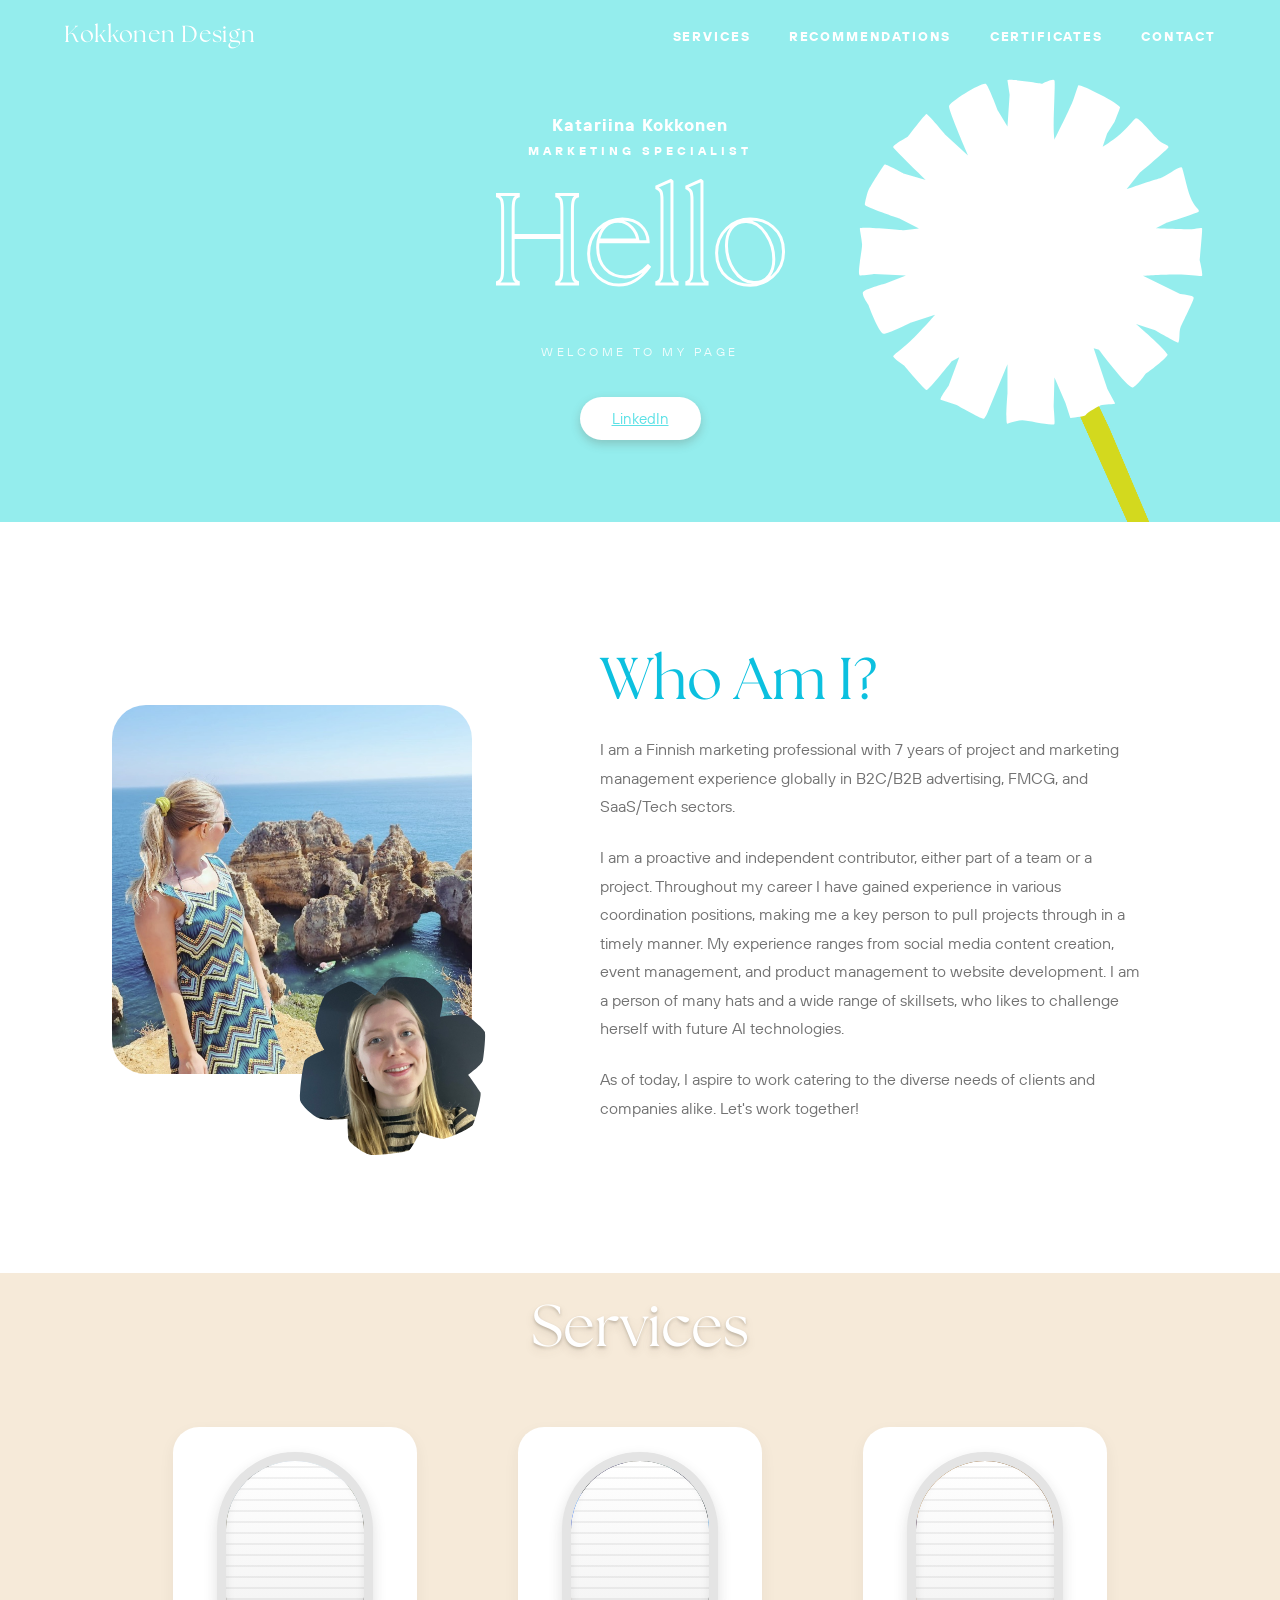
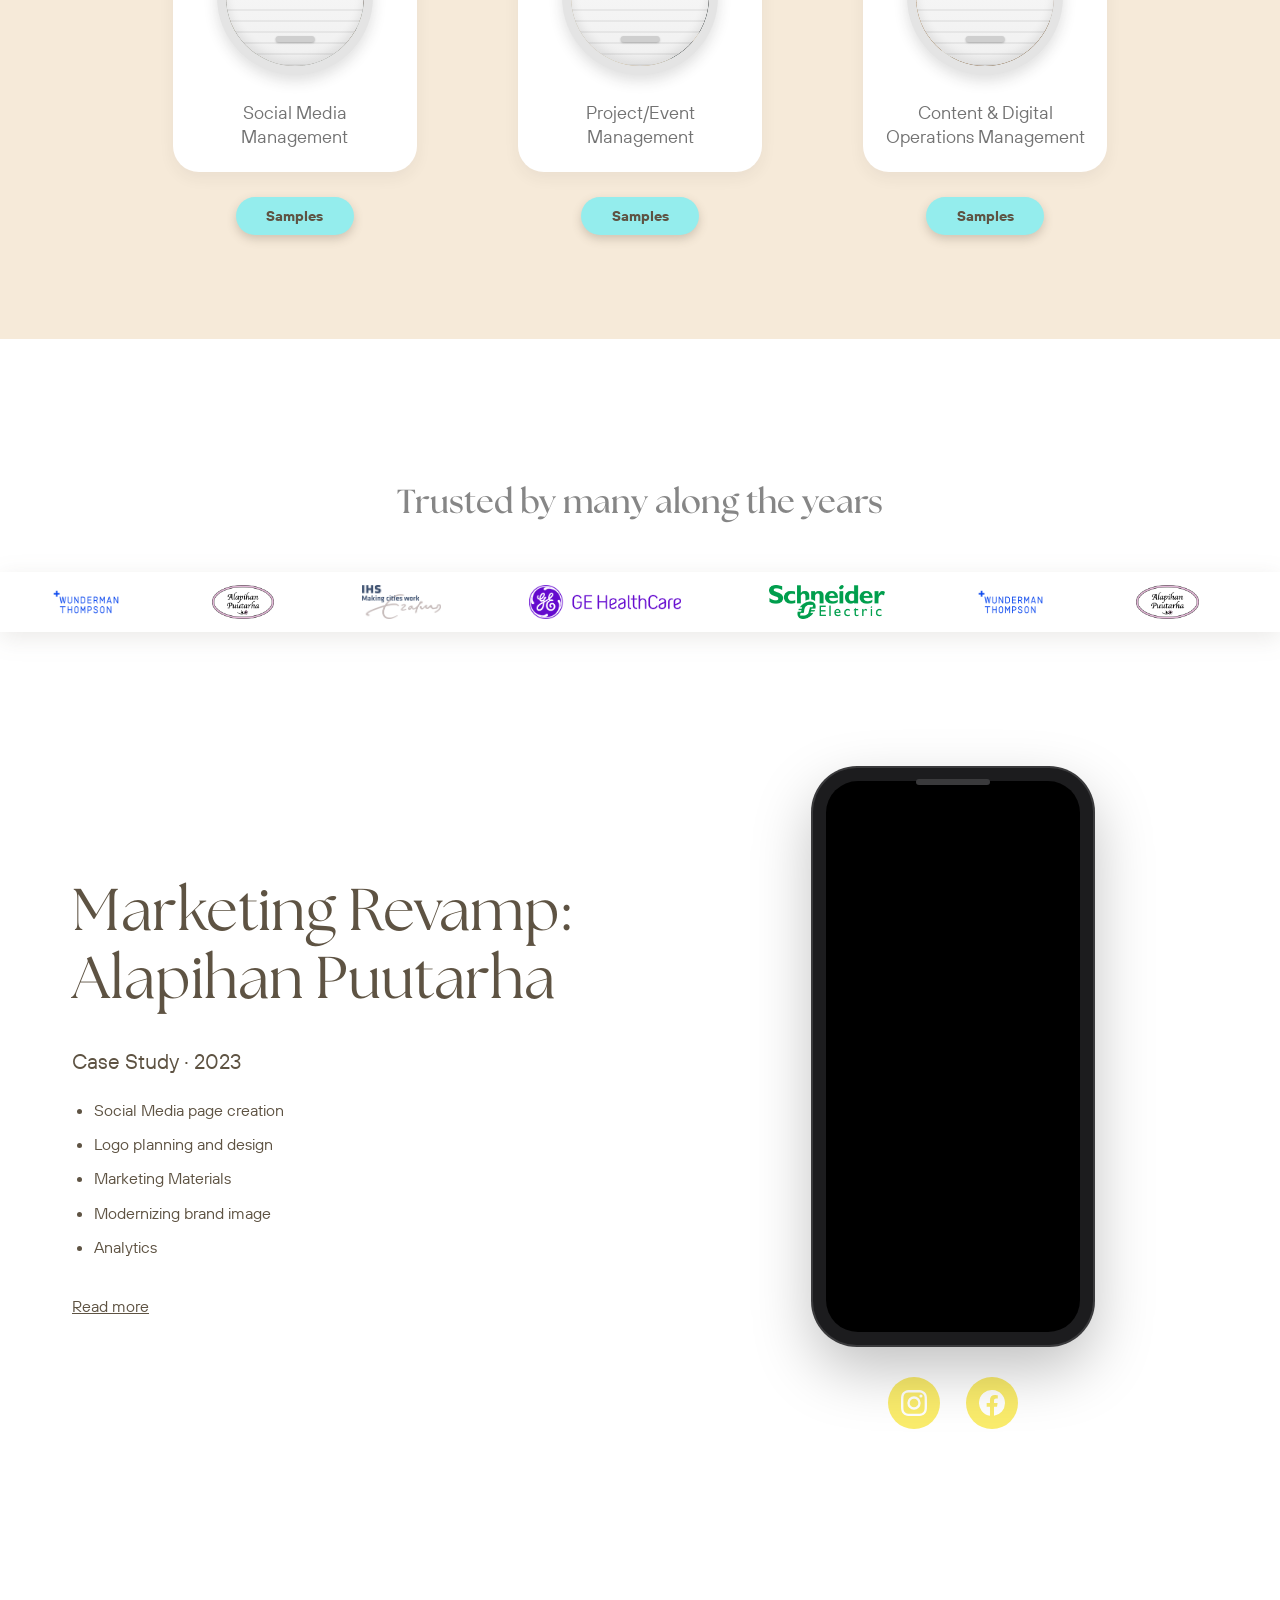
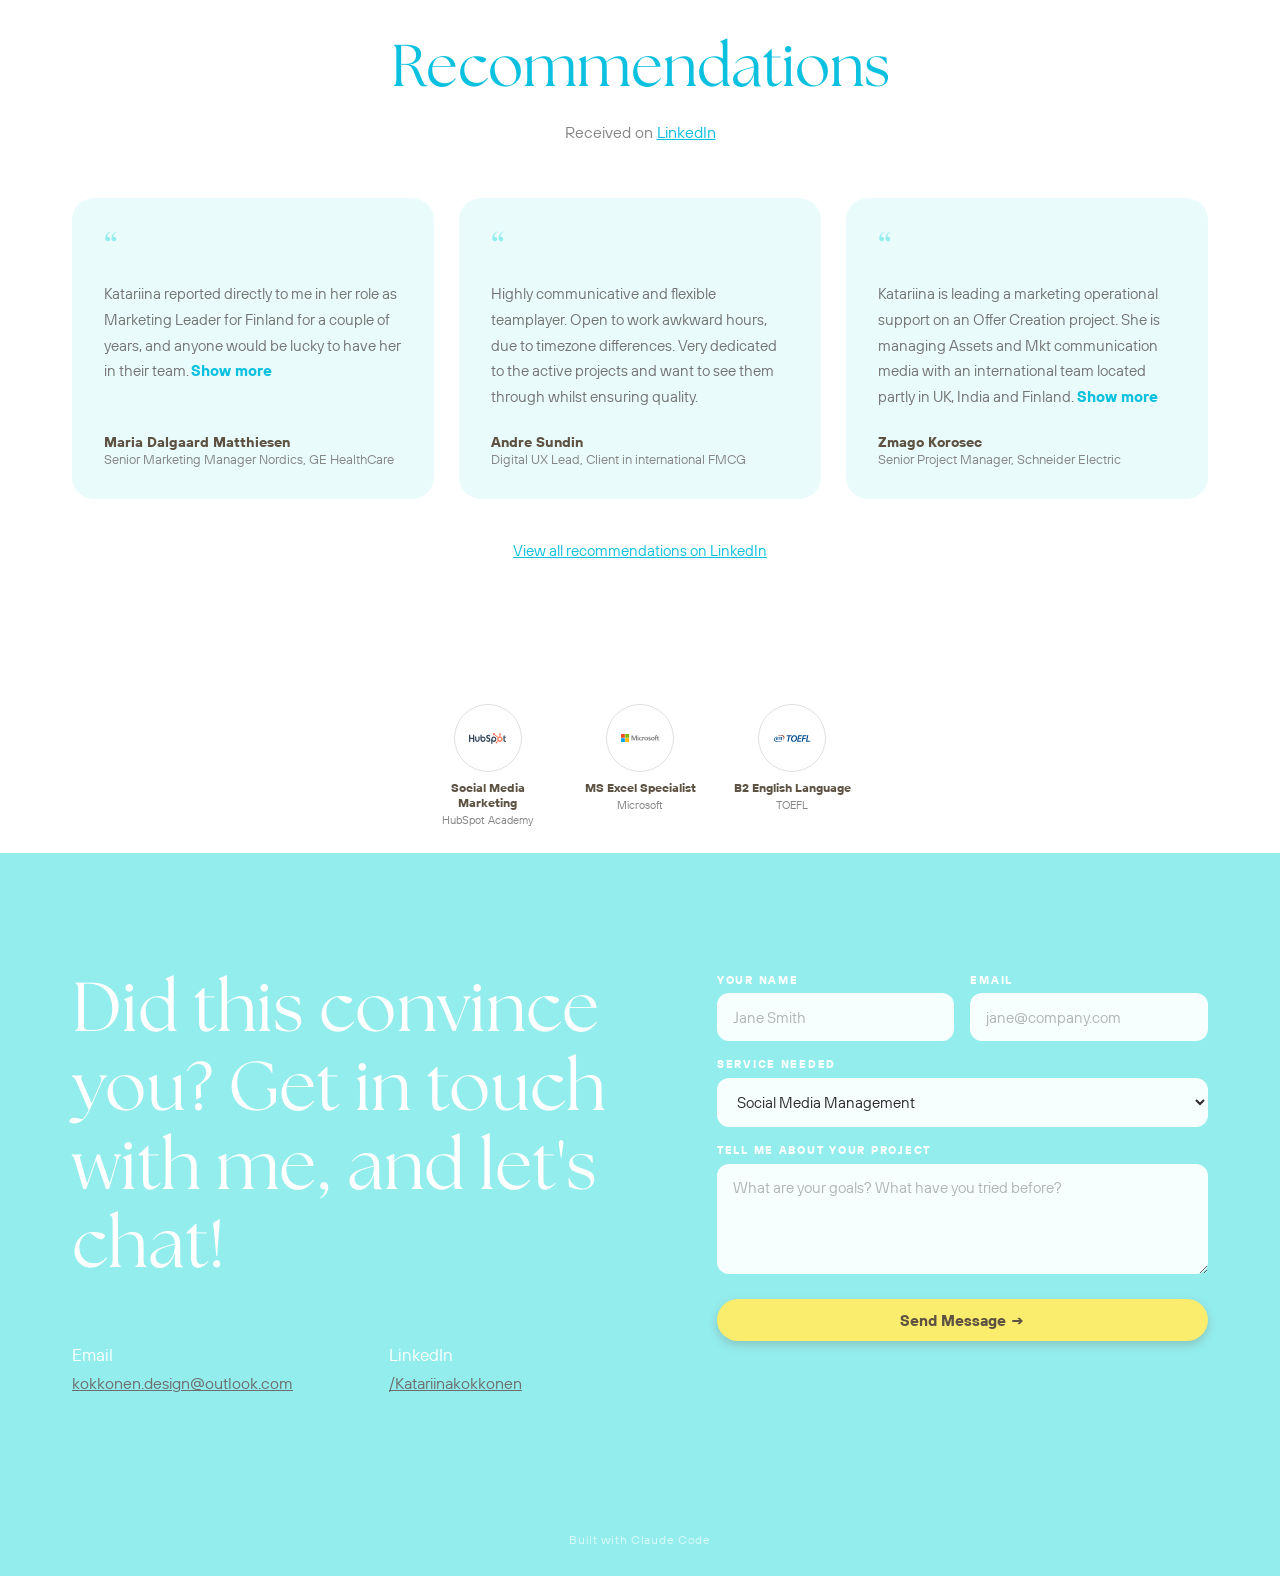
<file: index.html>
<!DOCTYPE html>
<html lang="en">
<head>
  <meta charset="UTF-8" />
  <meta name="viewport" content="width=device-width, initial-scale=1.0" />
  <title>Katariina Kokkonen — Marketing Portfolio</title>
  <meta name="description" content="Portfolio of Katariina Kokkonen — Finnish marketing specialist. Social media content, event management, graphic design and project management." />
  <meta property="og:title" content="Katariina Kokkonen — Marketing Portfolio" />
  <meta property="og:description" content="Welcome to my Marketing Portfolio! Social media content · Event management · Graphic design · Project management." />
  <meta property="og:type" content="website" />
  <meta name="twitter:card" content="summary" />
  <link rel="icon" type="image/svg+xml" href="assets/img/favicon.svg" />

  <style>
    /* ── Fonts copied from the Canva site (self-hosted in assets/fonts) ── */
    @font-face {
      font-family: 'KK Display';
      src: url('assets/fonts/display-400.woff') format('woff');
      font-weight: 400; font-style: normal; font-display: swap;
    }
    @font-face {
      font-family: 'KK Display';
      src: url('assets/fonts/display-700.woff') format('woff');
      font-weight: 700; font-style: normal; font-display: swap;
    }
    @font-face {
      font-family: 'KK Sans';
      src: url('assets/fonts/sans-400.woff') format('woff');
      font-weight: 400; font-style: normal; font-display: swap;
    }
    @font-face {
      font-family: 'KK Sans';
      src: url('assets/fonts/sans-700.woff') format('woff');
      font-weight: 700; font-style: normal; font-display: swap;
    }

    *, *::before, *::after { box-sizing: border-box; margin: 0; padding: 0; }

    /* ── Palette sampled from the Canva design ── */
    :root {
      --teal:      #94EDED;   /* hero + contact background */
      --teal-soft: #C9F7F7;
      --teal-tint: #EAFBFB;
      --cyan:      #0CC0DF;   /* headings + links on white */
      --teal-link: #5CE1E6;   /* LinkedIn button text */
      --aqua-btn:  #8FE8EC;   /* "See more" pill fill */
      --yellow:    #FAEC6C;   /* Samples buttons + social icons */
      --stem:      #D3D91E;   /* dandelion stem */
      --taupe:     #5E5343;   /* case study text + button shadows */
      --gray:      #737373;   /* body text */
      --muted:     #868686;   /* secondary headings + contact values */
      --white:     #FFFFFF;
      --ink:       #2B2B2B;
    }
    html { scroll-behavior: smooth; }
    body { background: var(--white); color: var(--gray); font-family: 'KK Sans', 'Segoe UI', Helvetica, Arial, sans-serif; font-weight: 400; overflow-x: hidden; }
    img { max-width: 100%; }

    .display { font-family: 'KK Display', Georgia, 'Times New Roman', serif; font-weight: 400; }

    /* ── Canva-style pill buttons: hard taupe drop shadow ── */
    .pill { display: inline-block; border: none; cursor: pointer; text-decoration: none; text-align: center;
      font-family: 'KK Sans', sans-serif; font-size: 0.95rem; padding: 0.72rem 2rem; border-radius: 999px;
      box-shadow: 0 4px 10px rgba(94,83,67,0.25); transition: transform 0.15s, box-shadow 0.15s; }
    .pill:hover { transform: translateY(2px); box-shadow: 0 2px 6px rgba(94,83,67,0.22); }
    .pill-white { background: var(--white); }
    .pill-white span { color: var(--teal-link); text-decoration: underline; }
    .pill-yellow { background: var(--yellow); color: var(--taupe); font-weight: 700; }
    .pill-babyblue { background: var(--teal); color: var(--taupe); font-weight: 700; }

    /* ── NAV — non-sticky, sits on the teal hero and scrolls away ── */
    nav { position: absolute; top: 0; left: 0; right: 0; z-index: 20; display: flex; justify-content: space-between; align-items: center; padding: 1.4rem 4rem; background: transparent; }
    .nav-logo { font-family: 'KK Display', Georgia, serif; font-size: 1.45rem; color: var(--white); text-decoration: none; letter-spacing: 0.03em; }
    .nav-links { display: flex; gap: 2.4rem; list-style: none; }
    .nav-links a { font-size: 0.82rem; font-weight: 700; letter-spacing: 0.14em; text-transform: uppercase; color: var(--white); text-decoration: none; padding-bottom: 3px; border-bottom: 2px solid transparent; transition: border-color 0.2s; }
    .nav-links a:hover { border-bottom-color: var(--white); }
    .hamburger { display: none; flex-direction: column; gap: 5px; cursor: pointer; background: none; border: none; }
    .hamburger span { display: block; width: 24px; height: 2px; background: var(--white); }

    /* MOBILE MENU */
    .mobile-menu { display: none; position: fixed; inset: 0; background: var(--teal); z-index: 300; flex-direction: column; align-items: center; justify-content: center; gap: 2.5rem; }
    .mobile-menu.open { display: flex; }
    .mobile-menu a { font-family: 'KK Display', Georgia, serif; font-size: 2.4rem; color: var(--white); text-decoration: none; }
    .close-menu { position: absolute; top: 1.5rem; right: 2rem; background: none; border: none; font-size: 1.5rem; color: var(--white); cursor: pointer; }

    /* ── HERO — teal with dandelion, rotating hellos ── */
    #hero-wrap { position: relative; width: 100%; min-height: clamp(440px, 58vh, 600px); overflow: hidden; background: var(--teal); }
    #hero-content { position: relative; z-index: 2; display: flex; flex-direction: column; align-items: center; justify-content: center; min-height: clamp(440px, 58vh, 600px); text-align: center; padding: 5rem 4rem 3rem; max-width: 100%; margin: 0 auto; }
    .banner-nametag { font-size: 1.05rem; letter-spacing: 0.06em; color: var(--white); font-weight: 700; margin-bottom: 0.5rem; }
    .banner-eyebrow { font-size: 0.78rem; letter-spacing: 0.32em; text-transform: uppercase; color: var(--white); font-weight: 700; margin-bottom: 1.6rem; }
    .banner-name { font-family: 'KK Display', Georgia, serif; font-size: clamp(4rem, 10vw, 9rem); font-weight: 400; line-height: 1; color: var(--white); }
    /* Outlined lettering like the Canva hero title */
    @supports (-webkit-text-stroke: 2px white) {
      .banner-name { color: transparent; -webkit-text-stroke: 3px var(--white); }
    }
    #greeting { display: inline-block; transition: opacity 0.5s ease, transform 0.5s ease; }
    #greeting.fade { opacity: 0; transform: translateY(10px); }
    .banner-tagline { font-size: 0.78rem; letter-spacing: 0.28em; text-transform: uppercase; color: rgba(255,255,255,0.85); margin-top: 2rem; font-weight: 400; }
    .hero-linkedin { margin-top: 2.4rem; }

    /* Dandelion from the Canva design */
    .dandelion { position: absolute; z-index: 1; top: 15%; right: 6%; width: clamp(170px, 27vw, 380px); pointer-events: none; }
    .dandelion .flower { display: block; width: 100%; height: auto; position: relative; z-index: 2; }
    .dandelion .stem { position: absolute; top: 50%; left: 43.5%; width: 13%; height: clamp(320px, 70vh, 640px); transform: rotate(-22deg); transform-origin: top center; object-fit: fill; z-index: 1; }

    /* ── SHARED SECTION STYLES ── */
    section { padding: 6.5rem 4.5rem; }
    footer { background: var(--teal); text-align: center; padding: 1.2rem 1.5rem 1.8rem; }
    footer p { margin: 0; font-size: 0.75rem; letter-spacing: 0.06em; color: rgba(255,255,255,0.65); }
    .section-heading { font-family: 'KK Display', Georgia, serif; font-weight: 400; font-size: clamp(2.4rem, 4.6vw, 3.9rem); line-height: 1.12; color: var(--cyan); margin-bottom: 1.2rem; }
    .reveal { opacity: 0; transform: translateY(26px); transition: opacity 0.7s ease, transform 0.7s ease; }
    .reveal.visible { opacity: 1; transform: translateY(0); }

    /* ── ABOUT — copied verbatim from the Canva site ── */
    .about { background: var(--white); display: grid; grid-template-columns: minmax(0, 360px) 1fr; gap: 8rem; align-items: center; max-width: 1200px; margin: 0 auto; padding-top: 8rem; padding-bottom: 8rem; }
    .about-text p { font-size: 1.02rem; line-height: 1.75; color: var(--gray); margin-bottom: 1.4rem; max-width: 34rem; }
    .about-media { position: relative; margin-bottom: 1rem; order: -1; }
    .about-photo { overflow: hidden; border-radius: 34px; }
    .about-media .sea { width: 100%; display: block; transform: scale(1.03); transform-origin: center; }
    .about-portrait { position: absolute; right: -4%; bottom: -22%; width: 52%; aspect-ratio: 506 / 483;
      -webkit-mask-image: url('assets/img/portrait-mask.svg'); mask-image: url('assets/img/portrait-mask.svg');
      -webkit-mask-size: contain; mask-size: contain; -webkit-mask-repeat: no-repeat; mask-repeat: no-repeat; -webkit-mask-position: center; mask-position: center; }
    .about-portrait img { width: 100%; height: 100%; object-fit: cover; object-position: 50% 10%; display: block; }

    /* ── TRUSTED BY — logo marquee scrolling left → right ── */
    .trusted { background: var(--white); padding-top: 9rem; padding-bottom: 2rem; text-align: center; }
    .trusted-heading { font-family: 'KK Display', Georgia, serif; font-weight: 700; font-size: clamp(1.5rem, 2.6vw, 2.1rem); color: var(--muted); margin-bottom: 3rem; }
    .marquee { overflow: hidden; position: relative; background: var(--white); padding: 0.8rem 3rem; width: 100vw; margin-left: calc(50% - 50vw); margin-right: calc(50% - 50vw); filter: drop-shadow(0 6px 12px rgba(94, 83, 67, 0.12)); }
    .marquee-track { display: flex; align-items: center; --marquee-gap: 5.5rem; gap: var(--marquee-gap); width: max-content; animation: marquee-ltr 32s linear infinite; }
    .marquee:hover .marquee-track { animation-play-state: paused; }
    .marquee-set { display: flex; align-items: center; gap: var(--marquee-gap); flex-shrink: 0; }
    .marquee-track img { height: 34px; width: auto; flex-shrink: 0; }
    .marquee-track img.tall { height: 46px; }
    /* moves left → right by exactly one set's width (+ its trailing gap), so the
       next set lines up seamlessly; --marquee-set-width is measured by JS off the
       real logos so it stays correct if logos are added/resized. The 836px
       fallback (for no-JS) matches today's five logos at 34px tall. */
    @keyframes marquee-ltr { from { transform: translateX(calc(-1 * (var(--marquee-set-width, 836px) + var(--marquee-gap)))); } to { transform: translateX(0); } }

    /* ── SERVICES / WHAT I OFFER — four blocks like the hand-drawn guide ── */
    .services { background: #F6EAD9; padding-top: 1.5rem; }
    .services-intro { text-align: center; margin-bottom: 4rem; }
    .services-intro .section-heading { color: var(--white); text-shadow: 0 2px 3px rgba(94, 83, 67, 0.3), 0 5px 10px rgba(94, 83, 67, 0.15); }
    .services-grid { display: grid; grid-template-columns: repeat(3, 1fr); gap: 2.2rem; max-width: 1000px; margin: 0 auto; }
    .service-block { display: flex; flex-direction: column; align-items: center; text-align: center; }
    .service-card { background: var(--white); border-radius: 26px; padding: 1.6rem 1.4rem 1.4rem; box-shadow: 0 6px 16px rgba(43,43,43,0.06); display: flex; flex-direction: column; align-items: center; }
    .service-media { width: 78%; max-width: 200px; aspect-ratio: 350 / 500; border-radius: 999px; overflow: hidden; background: var(--teal-tint); position: relative;
      border: 9px solid #e4e4e4; box-shadow: inset 0 0 16px rgba(0,0,0,0.22), inset 0 0 3px rgba(0,0,0,0.3), 0 6px 14px rgba(43,43,43,0.15); }
    .service-media img, .service-media video { width: 100%; height: 100%; display: block; object-fit: cover; object-position: center; overflow-clip-margin: unset; }
    /* ── window shade: covers the photo, slides up to reveal it on scroll ── */
    .window-shade { position: absolute; inset: 0; z-index: 3; border-radius: 999px;
      background: linear-gradient(180deg, #FFFFFF 0%, #F0F0F0 100%);
      box-shadow: inset 0 -6px 10px rgba(0,0,0,0.08);
      transition: transform 0.9s cubic-bezier(0.65,0,0.35,1); }
    .window-shade::before { content: ''; position: absolute; inset: 0; border-radius: 999px;
      background-image: repeating-linear-gradient(0deg, rgba(0,0,0,0.055) 0 2px, transparent 2px 11px);
      pointer-events: none; }
    .window-shade::after { content: ''; position: absolute; bottom: 12%; left: 50%; transform: translateX(-50%);
      width: 28%; height: 6px; border-radius: 3px; background: #cfcfcf; box-shadow: 0 1px 2px rgba(0,0,0,0.25); }
    .service-media.shade-open .window-shade { transform: translateY(-115%); }
    .service-name { font-size: 1.12rem; font-weight: 400; color: var(--gray); margin: 1.6rem 0 0; line-height: 1.35; }
    .service-block .pill { font-size: 0.9rem; padding: 0.62rem 1.9rem; margin-top: 1.6rem; }

    /* ── CERTIFICATES ── */
    .certificates { background: var(--white); text-align: center; padding-top: 1.6rem; padding-bottom: 1.6rem; }
    .cert-grid { display: flex; justify-content: center; gap: 1.4rem; flex-wrap: wrap; margin-top: 0.9rem; }
    .cert-card { display: flex; flex-direction: column; align-items: center; gap: 0.5rem; width: 130px; }
    .cert-logo { width: 68px; height: 68px; border-radius: 50%; background: var(--white); border: 1px solid #E0E0E0; display: flex; align-items: center; justify-content: center; padding: 0.9rem; }
    .cert-logo img { max-width: 100%; max-height: 100%; object-fit: contain; display: block; }
    .cert-name { font-weight: 700; color: var(--taupe); font-size: 0.78rem; }
    .cert-issuer { font-size: 0.7rem; color: var(--muted); margin-top: -0.3rem; }

    /* ── CASE STUDY — Marketing Revamp: Alapihan Puutarha ── */
    .case-study { background: var(--white); display: grid; grid-template-columns: 1.1fr 1fr; gap: 4rem; align-items: center; max-width: 1200px; margin: 0 auto; }
    .case-title { font-family: 'KK Display', Georgia, serif; font-weight: 400; font-size: clamp(2.4rem, 4.6vw, 3.9rem); line-height: 1.15; color: var(--taupe); margin-bottom: 2rem; }
    .case-sub { font-size: 1.3rem; color: var(--taupe); margin-bottom: 1.2rem; }
    .case-list { list-style: disc; padding-left: 1.4rem; color: var(--taupe); font-size: 1.02rem; line-height: 2.1; }
    .case-readmore { display: inline-block; margin-top: 2rem; color: var(--taupe); font-size: 1rem; text-decoration: underline; }
    .case-readmore:hover { color: var(--cyan); }
    .case-media { text-align: center; }
    .phone-mockup { margin: 0 auto; position: relative; width: min(280px, 80%); background: #1c1c1e; border-radius: 44px; padding: 13px; box-shadow: 0 0 0 2px #3a3a3c, 0 24px 60px rgba(0,0,0,0.25); }
    .phone-mockup::before { content: ''; position: absolute; top: 11px; left: 50%; transform: translateX(-50%); width: 74px; height: 6px; background: #3a3a3c; border-radius: 3px; z-index: 2; }
    .phone-screen { border-radius: 32px; overflow: hidden; background: #000; aspect-ratio: 590 / 1280; }
    .phone-screen video { width: 100%; height: 100%; object-fit: cover; display: block; }
    .case-socials { display: flex; justify-content: center; gap: 1.6rem; margin-top: 2rem; }
    .case-socials a { width: 52px; height: 52px; border-radius: 50%; background: var(--yellow); display: flex; align-items: center; justify-content: center; transition: transform 0.2s; }
    .case-socials a:hover { transform: translateY(-3px); }
    .case-socials svg { width: 26px; height: 26px; fill: var(--white); }

    /* ── RECOMMENDATIONS (from LinkedIn) ── */
    .recs { background: var(--white); }
    .recs-intro { text-align: center; margin-bottom: 3.5rem; }
    .recs-intro p { color: var(--muted); }
    .recs-grid { display: grid; grid-template-columns: repeat(3, 1fr); gap: 1.6rem; max-width: 1200px; margin: 0 auto; }
    .rec-card { background: var(--teal-tint); border-radius: 22px; padding: 2rem; display: flex; flex-direction: column; }
    .rec-quote { font-family: 'KK Display', Georgia, serif; font-size: 2.6rem; line-height: 1; color: var(--teal); }
    .rec-text { font-size: 0.95rem; line-height: 1.7; color: var(--gray); margin: 0.6rem 0 1.4rem; flex: 1; }
    .rec-toggle { background: none; border: none; padding: 0; margin-left: 0.15rem; color: var(--cyan); font-weight: 700; font-size: inherit; font-family: inherit; cursor: pointer; }
    .rec-toggle:hover { text-decoration: underline; }
    .rec-full { display: none; margin-top: 0.9rem; }
    .rec-full p { margin-bottom: 0.9rem; }
    .rec-full p:last-child { margin-bottom: 0; }
    .rec-card.expanded .rec-full { display: block; }
    .rec-author { font-weight: 700; color: var(--taupe); font-size: 0.9rem; }
    .rec-role { font-size: 0.8rem; color: var(--muted); }
    .recs-cta { text-align: center; margin-top: 2.6rem; }
    .recs-cta a { color: var(--cyan); text-decoration: underline; font-size: 0.95rem; }

    /* ── CONTACT — styled like the Canva contact section, form kept ── */
    .contact { background: var(--teal); display: grid; grid-template-columns: 1.15fr 1fr; gap: 5rem; align-items: start; padding-top: 7.5rem; padding-bottom: 7.5rem; }
    .contact-heading { font-family: 'KK Display', Georgia, serif; font-weight: 400; font-size: clamp(2.6rem, 5.4vw, 4.6rem); line-height: 1.14; color: var(--white); margin-bottom: 3.5rem; }
    .contact-details { display: flex; gap: 6rem; flex-wrap: wrap; }
    .contact-label { color: var(--white); font-size: 1.05rem; margin-bottom: 0.5rem; }
    .contact-value { color: #6d6d6d; font-size: 1rem; }
    .contact-value a { color: #6d6d6d; text-decoration: underline; }
    .contact-value a:hover { color: var(--white); }
    .contact-form { display: flex; flex-direction: column; gap: 1rem; }
    .form-row { display: grid; grid-template-columns: 1fr 1fr; gap: 1rem; }
    .form-field { display: flex; flex-direction: column; gap: 0.4rem; }
    label { font-size: 0.68rem; letter-spacing: 0.16em; text-transform: uppercase; color: var(--white); font-weight: 700; }
    input, textarea, select { background: rgba(255,255,255,0.92); border: none; color: var(--ink); padding: 0.9rem 1rem; border-radius: 12px; font-size: 0.92rem; font-family: 'KK Sans', sans-serif; outline: none; transition: box-shadow 0.2s; width: 100%; }
    input:focus, textarea:focus, select:focus { box-shadow: 0 0 0 3px rgba(12,192,223,0.45); }
    textarea { resize: vertical; min-height: 110px; }
    input::placeholder, textarea::placeholder { color: rgba(43,43,43,0.35); }
    .submit-btn { margin-top: 0.6rem; width: 100%; }

    /* ── ANIMATION UTILITIES ── */
    @keyframes fadeUp { from { opacity: 0; transform: translateY(22px); } to { opacity: 1; transform: translateY(0); } }
    @media (prefers-reduced-motion: reduce) {
      html { scroll-behavior: auto; }
      .marquee-track { animation: none; }
      .reveal { opacity: 1; transform: none; transition: none; }
      #greeting { transition: none; }
    }

    /* ── MOBILE ── */
    @media (max-width: 1024px) {
      .services-grid { grid-template-columns: repeat(2, 1fr); }
      .recs-grid { grid-template-columns: 1fr; }
    }
    @media (max-width: 900px) {
      nav { padding: 1.1rem 1.5rem; }
      .nav-links { display: none; }
      .hamburger { display: flex; }
      section { padding: 4rem 1.5rem; }
      #hero-wrap { min-height: clamp(560px, 85vh, 760px); }
      #hero-content { min-height: clamp(560px, 85vh, 760px); max-width: 100%; padding: 6rem 1.5rem 3rem; }
      .dandelion { top: 68px; right: -4%; width: 44vw; opacity: 0.3; }
      .about { grid-template-columns: 1fr; gap: 3rem; }
      .about-media { margin-bottom: 4.5rem; max-width: 480px; order: 0; }
      .case-study { grid-template-columns: 1fr; gap: 3rem; }
      .contact { grid-template-columns: 1fr; gap: 3rem; }
      .contact-details { gap: 3rem; }
      .form-row { grid-template-columns: 1fr; }
      .marquee-track { --marquee-gap: 3rem; gap: var(--marquee-gap); }
      .marquee-track img { height: 40px; }
      .marquee-track img.tall { height: 56px; }
    }
    @media (max-width: 560px) {
      .services-grid { grid-template-columns: 1fr; max-width: 320px; }
    }
  </style>
</head>
<body>

<!-- NAV — non-sticky -->
<nav>
  <a href="#" class="nav-logo">Kokkonen Design</a>
  <ul class="nav-links">
    <li><a href="#services">Services</a></li>
    <li><a href="#recommendations">Recommendations</a></li>
    <li><a href="#certificates">Certificates</a></li>
    <li><a href="#contact">Contact</a></li>
  </ul>
  <button class="hamburger" id="hamburger" aria-label="Open menu">
    <span></span><span></span><span></span>
  </button>
</nav>

<!-- MOBILE MENU -->
<div class="mobile-menu" id="mobileMenu">
  <button class="close-menu" id="closeMenu" aria-label="Close menu">✕</button>
  <a href="#services"     onclick="closeMobile()">Services</a>
  <a href="#recommendations" onclick="closeMobile()">Recommendations</a>
  <a href="#certificates" onclick="closeMobile()">Certificates</a>
  <a href="#contact"      onclick="closeMobile()">Contact</a>
</div>

<!-- HERO — teal Canva palette, dandelion design, rotating hellos -->
<div id="hero-wrap">
  <div class="dandelion" aria-hidden="true">
    <img class="flower" src="assets/img/dandelion-flower.svg" alt="" width="257" height="259" decoding="async" />
    <img class="stem" src="assets/img/dandelion-stem.png" alt="" width="125" height="900" decoding="async" />
  </div>
  <div id="hero-content">
    <p class="banner-nametag">Katariina Kokkonen</p>
    <p class="banner-eyebrow">Marketing Specialist</p>
    <h2 class="banner-name"><span id="greeting">Hello</span></h2>
    <p class="banner-tagline">Welcome to my page</p>
    <a class="pill pill-white hero-linkedin" href="https://www.linkedin.com/in/katariinakokkonen/" target="_blank" rel="noopener"><span>LinkedIn</span></a>
  </div>
</div>

<!-- ABOUT — copied verbatim from the Canva site, photos included -->
<section class="about" id="about">
  <div class="about-text reveal">
    <h1 class="section-heading">Who Am I?</h1>
    <p>I am a Finnish marketing professional with 7 years of project and marketing management experience globally in B2C/B2B advertising, FMCG, and SaaS/Tech sectors.</p>
    <p>I am a proactive and independent contributor, either part of a team or a project. Throughout my career I have gained experience in various coordination positions, making me a key person to pull projects through in a timely manner. My experience ranges from social media content creation, event management, and product management to website development. I am a person of many hats and a wide range of skillsets, who likes to challenge herself with future AI technologies.</p>
    <p>As of today, I aspire to work catering to the diverse needs of clients and companies alike. Let's work together!</p>
  </div>
  <div class="about-media reveal">
    <div class="about-photo">
      <img class="sea" src="assets/img/about-sea.jpg" alt="Katariina by the sea in Lagos, Portugal" width="739" decoding="async" />
    </div>
    <div class="about-portrait">
      <img src="assets/img/about-portrait.jpg" alt="Portrait of Katariina Kokkonen" width="540" height="720" decoding="async" />
    </div>
  </div>
</section>

<!-- SERVICES / WHAT I OFFER — blocks per the hand-drawn guide -->
<section class="services" id="services">
  <div class="services-intro reveal">
    <h2 class="section-heading">Services</h2>
  </div>
  <div class="services-grid">
    <div class="service-block reveal">
      <div class="service-card">
        <div class="service-media">
          <img src="assets/img/service-social-media.jpg" alt="Event at Alapihan Puutarha garden" width="373" height="533" loading="lazy" decoding="async" />
          <div class="window-shade"></div>
        </div>
        <p class="service-name">Social Media<br />Management</p>
      </div>
      <a class="pill pill-babyblue" href="social-media-content.html">Samples</a>
    </div>
    <div class="service-block reveal">
      <div class="service-card">
        <div class="service-media">
          <img src="assets/img/service-event-management.jpg" alt="Katariina at a GE HealthCare conference booth" width="910" height="1215" loading="lazy" decoding="async" style="height: 130%; margin-top: -30px;" />
          <div class="window-shade"></div>
        </div>
        <p class="service-name">Project/Event<br />Management</p>
      </div>
      <a class="pill pill-babyblue" href="event-management.html">Samples</a>
    </div>
    <div class="service-block reveal">
      <div class="service-card">
        <div class="service-media">
          <img src="assets/img/service-graphic-design.jpg" alt="Printed leaflets and posters designed for GE HealthCare" width="546" height="780" loading="lazy" decoding="async" />
          <div class="window-shade"></div>
        </div>
        <p class="service-name">Content & Digital<br />Operations Management</p>
      </div>
      <a class="pill pill-babyblue" href="content-management.html">Samples</a>
    </div>
  </div>
</section>

<!-- TRUSTED BY — company logos scrolling left to right -->
<section class="trusted" aria-label="Companies I have worked with">
  <h2 class="trusted-heading display">Trusted by many along the years</h2>
  <div class="marquee">
    <div class="marquee-track">
      <div class="marquee-set">
        <img class="logo logo-wt" src="assets/img/logo-wunderman-thompson.png" alt="Wunderman Thompson" width="356" height="160" loading="lazy" decoding="async" />
        <img class="logo logo-ap" src="assets/img/logo-alapihan-puutarha.png" alt="Alapihan Puutarha" width="295" height="160" loading="lazy" decoding="async" />
        <img class="logo logo-ihs" src="assets/img/logo-ihs.png" alt="IHS — Making cities work" width="341" height="148" loading="lazy" decoding="async" />
        <img class="logo logo-ge" src="assets/img/logo-ge-healthcare.png" alt="GE HealthCare" width="718" height="160" loading="lazy" decoding="async" />
        <img class="logo logo-se" src="assets/img/logo-schneider-electric.png" alt="Schneider Electric" width="542" height="160" loading="lazy" decoding="async" />
      </div>
      <!-- duplicate set for the seamless loop; JS clones more of these to fill wide viewports -->
      <div class="marquee-set" aria-hidden="true">
        <img class="logo logo-wt" src="assets/img/logo-wunderman-thompson.png" alt="" width="356" height="160" loading="lazy" decoding="async" />
        <img class="logo logo-ap" src="assets/img/logo-alapihan-puutarha.png" alt="" width="295" height="160" loading="lazy" decoding="async" />
        <img class="logo logo-ihs" src="assets/img/logo-ihs.png" alt="" width="341" height="148" loading="lazy" decoding="async" />
        <img class="logo logo-ge" src="assets/img/logo-ge-healthcare.png" alt="" width="718" height="160" loading="lazy" decoding="async" />
        <img class="logo logo-se" src="assets/img/logo-schneider-electric.png" alt="" width="542" height="160" loading="lazy" decoding="async" />
      </div>
    </div>
  </div>
</section>

<!-- CASE STUDY — from the Canva page -->
<section id="work">
  <div class="case-study">
    <div class="reveal">
      <h2 class="case-title">Marketing Revamp: Alapihan Puutarha</h2>
      <p class="case-sub">Case Study · 2023</p>
      <ul class="case-list">
        <li>Social Media page creation</li>
        <li>Logo planning and design</li>
        <li>Marketing Materials</li>
        <li>Modernizing brand image</li>
        <li>Analytics</li>
      </ul>
      <a class="case-readmore" href="https://drive.google.com/file/d/1FBCzkTo5fGtQbNgeZiFsvq8a8fg0nXnK/view?usp=sharing" target="_blank" rel="noopener">Read more</a>
    </div>
    <div class="case-media reveal">
      <div class="phone-mockup">
        <div class="phone-screen">
          <video class="pillarboxed" src="assets/video/case-study-phone.mp4" autoplay loop muted playsinline></video>
        </div>
      </div>
      <div class="case-socials">
        <a href="https://www.instagram.com/alapihanpuutarha/" target="_blank" rel="noopener" aria-label="Alapihan Puutarha on Instagram">
          <svg viewBox="0 0 24 24" xmlns="http://www.w3.org/2000/svg"><path d="M12 2.2c3.2 0 3.58.01 4.85.07 1.17.05 1.8.25 2.23.41.56.22.96.48 1.38.9.42.42.68.82.9 1.38.16.42.36 1.06.41 2.23.06 1.27.07 1.65.07 4.85s-.01 3.58-.07 4.85c-.05 1.17-.25 1.8-.41 2.23-.22.56-.48.96-.9 1.38-.42.42-.82.68-1.38.9-.42.16-1.06.36-2.23.41-1.27.06-1.65.07-4.85.07s-3.58-.01-4.85-.07c-1.17-.05-1.8-.25-2.23-.41a3.72 3.72 0 0 1-1.38-.9 3.72 3.72 0 0 1-.9-1.38c-.16-.42-.36-1.06-.41-2.23C2.21 15.58 2.2 15.2 2.2 12s.01-3.58.07-4.85c.05-1.17.25-1.8.41-2.23.22-.56.48-.96.9-1.38.42-.42.82-.68 1.38-.9.42-.16 1.06-.36 2.23-.41C8.42 2.21 8.8 2.2 12 2.2m0-2.2C8.74 0 8.33.01 7.05.07 5.78.13 4.9.33 4.14.63a5.92 5.92 0 0 0-2.14 1.4A5.92 5.92 0 0 0 .6 4.16C.31 4.93.11 5.8.05 7.08 0 8.35 0 8.76 0 12s.01 3.65.07 4.92c.06 1.28.26 2.15.55 2.92.31.8.72 1.47 1.4 2.14a5.92 5.92 0 0 0 2.13 1.4c.77.3 1.64.5 2.92.55C8.35 24 8.76 24 12 24s3.65-.01 4.92-.07c1.28-.06 2.15-.26 2.92-.55a5.92 5.92 0 0 0 2.14-1.4 5.92 5.92 0 0 0 1.4-2.13c.3-.77.5-1.64.55-2.92.06-1.27.07-1.68.07-4.93s-.01-3.65-.07-4.92c-.06-1.28-.26-2.15-.55-2.92a5.92 5.92 0 0 0-1.4-2.14A5.92 5.92 0 0 0 19.85.6c-.77-.3-1.64-.5-2.92-.55C15.65 0 15.24 0 12 0z"/><path d="M12 5.84A6.16 6.16 0 1 0 18.16 12 6.16 6.16 0 0 0 12 5.84zm0 10.15A4 4 0 1 1 16 12a4 4 0 0 1-4 3.99z"/><circle cx="18.41" cy="5.59" r="1.44"/></svg>
        </a>
        <a href="https://www.facebook.com/alapihanpuutarha/" target="_blank" rel="noopener" aria-label="Alapihan Puutarha on Facebook">
          <svg viewBox="0 0 24 24" xmlns="http://www.w3.org/2000/svg"><path d="M24 12a12 12 0 1 0-13.88 11.85v-8.38H7.08V12h3.04V9.36c0-3 1.79-4.67 4.53-4.67 1.31 0 2.68.23 2.68.23v2.95H15.8c-1.49 0-1.95.92-1.95 1.87V12h3.32l-.53 3.47h-2.79v8.38A12 12 0 0 0 24 12z"/></svg>
        </a>
      </div>
    </div>
  </div>
</section>

<!-- RECOMMENDATIONS — imported from LinkedIn -->
<section class="recs" id="recommendations">
  <div class="recs-intro reveal">
    <h2 class="section-heading">Recommendations</h2>
    <p>Received on <a href="https://www.linkedin.com/in/katariinakokkonen/" target="_blank" rel="noopener" style="color:var(--cyan);">LinkedIn</a></p>
  </div>
  <!-- PLACEHOLDER CARDS: replace the text, author and role of each card with the real
       recommendations from https://www.linkedin.com/in/katariinakokkonen/details/recommendations/ -->
  <div class="recs-grid">
    <div class="rec-card reveal">
      <div class="rec-quote" aria-hidden="true">&ldquo;</div>
      <div class="rec-text">
        <span class="rec-preview">Katariina reported directly to me in her role as Marketing Leader for Finland for a couple of years, and anyone would be lucky to have her in their team.</span><button class="rec-toggle" type="button" aria-expanded="false"> Show more</button>
        <div class="rec-full">
          <p>She continuously impresses me with her energy, creativity, and ability to turn ideas into action.</p>
          <p>Katariina consistently goes above and beyond to support both the sales organization and our customers. She combines strategic thinking with an entrepreneurial mindset, always looking for innovative ways to engage audiences and drive results. Whether creating engaging video content at congresses, developing interactive booth activities, producing customer success stories, or exploring new marketing channels, she approaches every initiative with creativity and a strong customer focus.</p>
          <p>At the same time, she successfully manages major industry events, user meetings, product launches, and a wide range of marketing programs. Despite this broad scope, she works independently, consistently delivers high-quality results, and effectively manages local compliance processes and budgets.</p>
          <p>Katariina has made a significant impact on our results across the Nordic and Netherlands marketing team through her proactive approach, strong ownership mindset, and can-do attitude. I would recommend Katariina without hesitation to any organization.</p>
        </div>
      </div>
      <p class="rec-author">Maria Dalgaard Matthiesen</p>
      <p class="rec-role">Senior Marketing Manager Nordics, GE HealthCare</p>
    </div>
    <div class="rec-card reveal">
      <div class="rec-quote" aria-hidden="true">&ldquo;</div>
      <p class="rec-text">Highly communicative and flexible teamplayer. Open to work awkward hours, due to timezone differences. Very dedicated to the active projects and want to see them through whilst ensuring quality.</p>
      <p class="rec-author">Andre Sundin</p>
      <p class="rec-role">Digital UX Lead, Client in international FMCG</p>
    </div>
    <div class="rec-card reveal">
      <div class="rec-quote" aria-hidden="true">&ldquo;</div>
      <div class="rec-text">
        <span class="rec-preview">Katariina is leading a marketing operational support on an Offer Creation project. She is managing Assets and Mkt communication media with an international team located partly in UK, India and Finland.</span><button class="rec-toggle" type="button" aria-expanded="false"> Show more</button>
        <div class="rec-full">
          <p>Her contribution to create, organise and manage marketing with business data were key to achieve project schedule and Quality expectations.</p>
          <p>A sense of Communication and follow up with actions are a clear strength. All team members have noticed her capacity to scale up fast in knowledge and adapt to project high rate pace.</p>
          <p>Team work and capacity to listen were well appreciated.</p>
        </div>
      </div>
      <p class="rec-author">Zmago Korosec</p>
      <p class="rec-role">Senior Project Manager, Schneider Electric</p>
    </div>
  </div>
  <div class="recs-cta reveal">
    <a href="https://www.linkedin.com/in/katariinakokkonen/" target="_blank" rel="noopener">View all recommendations on LinkedIn</a>
  </div>
</section>

<!-- CERTIFICATES -->
<section class="certificates" id="certificates">
  <div class="cert-grid">
    <div class="cert-card reveal">
      <div class="cert-logo"><img src="assets/img/cert-hubspot.svg" alt="HubSpot Academy logo" loading="lazy" decoding="async" /></div>
      <p class="cert-name">Social Media Marketing</p>
      <p class="cert-issuer">HubSpot Academy</p>
    </div>
    <div class="cert-card reveal">
      <div class="cert-logo"><img src="assets/img/cert-microsoft.svg" alt="Microsoft logo" loading="lazy" decoding="async" /></div>
      <p class="cert-name">MS Excel Specialist</p>
      <p class="cert-issuer">Microsoft</p>
    </div>
    <div class="cert-card reveal">
      <div class="cert-logo"><img src="assets/img/cert-toefl.svg" alt="TOEFL logo" loading="lazy" decoding="async" /></div>
      <p class="cert-name">B2 English Language</p>
      <p class="cert-issuer">TOEFL</p>
    </div>
  </div>
</section>

<!-- CONTACT — Canva contact section, form kept -->
<section class="contact" id="contact">
  <div class="reveal">
    <h2 class="contact-heading">Did this convince you? Get in touch with me, and let's chat!</h2>
    <div class="contact-details">
      <div>
        <p class="contact-label">Email</p>
        <p class="contact-value"><a href="mailto:kokkonen.design@outlook.com">kokkonen.design@outlook.com</a></p>
      </div>
      <div>
        <p class="contact-label">LinkedIn</p>
        <p class="contact-value"><a href="https://www.linkedin.com/in/katariinakokkonen/" target="_blank" rel="noopener">/Katariinakokkonen</a></p>
      </div>
    </div>
  </div>
  <form class="contact-form reveal" action="mailto:kokkonen.design@outlook.com" method="post" enctype="text/plain">
    <div class="form-row">
      <div class="form-field"><label>Your Name</label><input type="text" name="Name" placeholder="Jane Smith" required /></div>
      <div class="form-field"><label>Email</label><input type="email" name="Email" placeholder="jane@company.com" required /></div>
    </div>
    <div class="form-field"><label>Service Needed</label>
      <select name="Service Needed">
        <option>Social Media Management</option><option>Project/Event Management</option>
        <option>Content & Digital Operations Management</option>
        <option>Other / Not Sure</option>
      </select>
    </div>
    <div class="form-field"><label>Tell Me About Your Project</label>
      <textarea name="Project Details" placeholder="What are your goals? What have you tried before?"></textarea>
    </div>
    <button type="submit" class="pill pill-yellow submit-btn">Send Message →</button>
  </form>
</section>

<footer>
  <p>Built with Claude Code</p>
</footer>

<script>
/* ── Rotating greeting ── */
(function () {
  const greetings = ['Hello', 'Hei', 'Hej', 'Привет', '你好', 'Hola', 'Bonjour', 'Hallo', 'Olá', 'Guten Tag'];
  const el = document.getElementById('greeting');
  let i = 0;
  setInterval(() => {
    el.classList.add('fade');
    setTimeout(() => {
      i = (i + 1) % greetings.length;
      el.textContent = greetings[i];
      el.classList.remove('fade');
    }, 500);
  }, 3000);
})();

/* ── Logo marquee: measure one set's real width and clone enough copies to fill the viewport, so there's no empty stretch before the loop catches up ── */
(function () {
  const marquee = document.querySelector('.marquee');
  const track = document.querySelector('.marquee-track');
  const baseSet = track && track.querySelector('.marquee-set');
  if (!marquee || !track || !baseSet) return;

  function fill() {
    track.querySelectorAll('.marquee-set').forEach((set, i) => { if (i > 1) set.remove(); });
    const setWidth = baseSet.offsetWidth;
    const gap = parseFloat(getComputedStyle(track).columnGap) || 0;
    track.style.setProperty('--marquee-set-width', setWidth + 'px');
    const needed = marquee.clientWidth + setWidth + gap;
    while (track.scrollWidth < needed) {
      const clone = baseSet.cloneNode(true);
      clone.setAttribute('aria-hidden', 'true');
      track.appendChild(clone);
    }
  }

  fill();
  let resizeTimer;
  window.addEventListener('resize', () => {
    clearTimeout(resizeTimer);
    resizeTimer = setTimeout(fill, 200);
  });
})();

/* ── Scroll reveal ── */
document.querySelectorAll('.reveal').forEach((el, i) => {
  new IntersectionObserver(([e], obs) => {
    if (e.isIntersecting) { setTimeout(() => el.classList.add('visible'), i % 4 * 80); obs.disconnect(); }
  }, { threshold: 0.08 }).observe(el);
});

/* ── Airplane window shades: slide up in view, close back down once scrolled past ── */
document.querySelectorAll('.service-media').forEach((el, i) => {
  let openTimer = null;
  new IntersectionObserver(([e]) => {
    if (e.isIntersecting) {
      openTimer = setTimeout(() => el.classList.add('shade-open'), 200 + i * 160);
    } else {
      clearTimeout(openTimer);
      el.classList.remove('shade-open');
    }
  }, { threshold: 0.4 }).observe(el);
});

/* ── Recommendation read more / show less ── */
document.querySelectorAll('.rec-toggle').forEach((btn) => {
  btn.addEventListener('click', () => {
    const card = btn.closest('.rec-card');
    const expanded = card.classList.toggle('expanded');
    btn.setAttribute('aria-expanded', expanded);
    btn.textContent = expanded ? ' Show less' : ' Show more';
  });
});

/* ── Contact form: build a clean mailto: link instead of relying on native form-to-mailto submission ── */
document.querySelector('.contact-form').addEventListener('submit', function (e) {
  e.preventDefault();
  const get = (name) => (this.querySelector(`[name="${name}"]`).value || '').trim();
  const name = get('Name');
  const email = get('Email');
  const service = get('Service Needed');
  const details = get('Project Details');
  const subject = `New inquiry from ${name || 'the website'} — ${service}`;
  const body = `Name: ${name}\nEmail: ${email}\nService Needed: ${service}\n\nProject Details:\n${details}`;
  window.location.href = `mailto:kokkonen.design@outlook.com?subject=${encodeURIComponent(subject)}&body=${encodeURIComponent(body)}`;
});

/* ── Mobile menu ── */
document.getElementById('hamburger').addEventListener('click', () => document.getElementById('mobileMenu').classList.add('open'));
document.getElementById('closeMenu').addEventListener('click', closeMobile);
function closeMobile() { document.getElementById('mobileMenu').classList.remove('open'); }
</script>
</body>
</html>
</file>
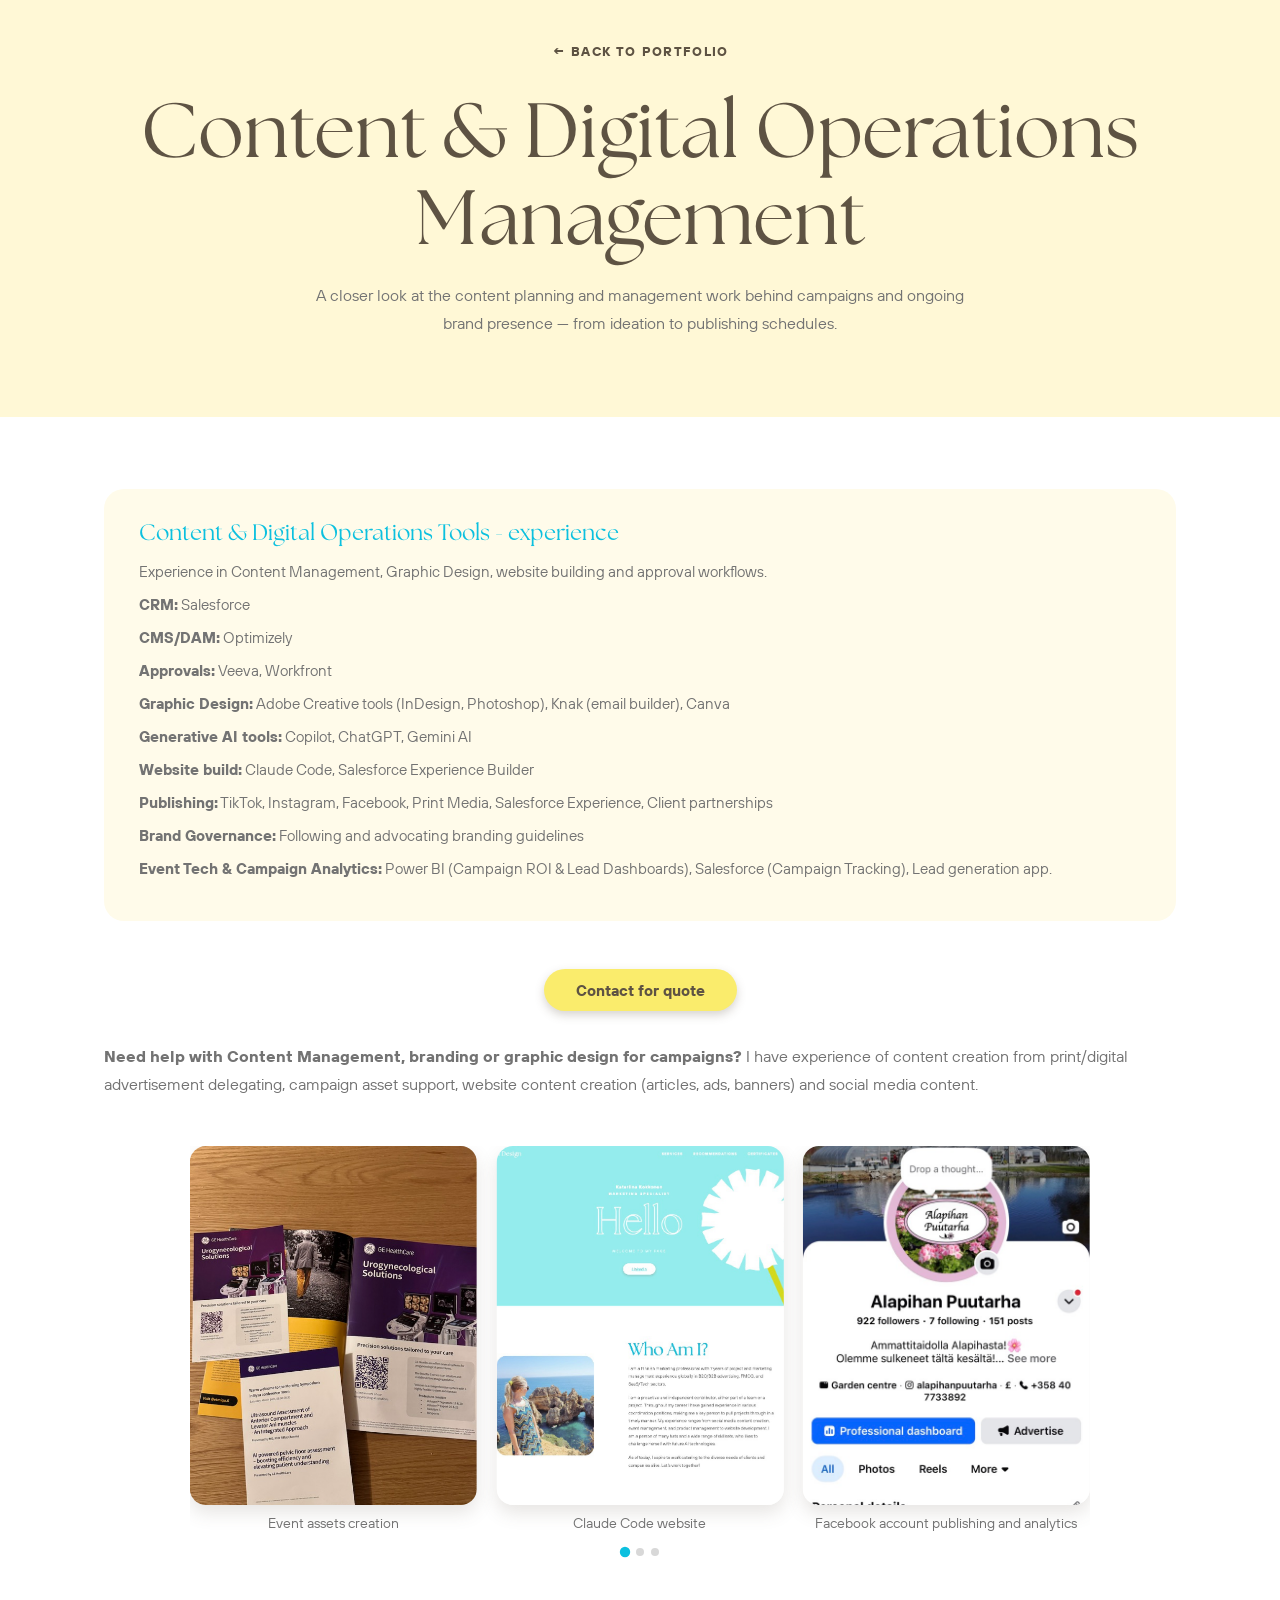
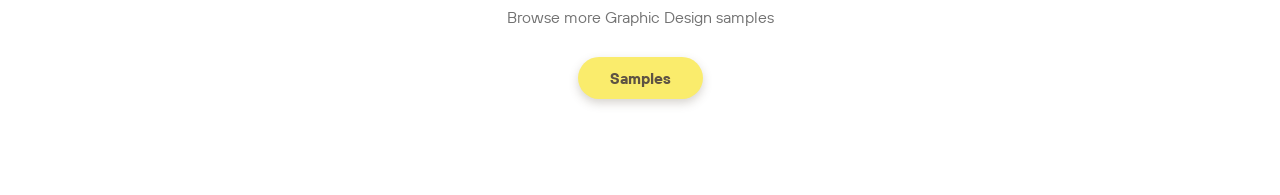
<file: content-management.html>
<!DOCTYPE html>
<html lang="en">
<head>
  <meta charset="UTF-8" />
  <meta name="viewport" content="width=device-width, initial-scale=1.0" />
  <title>Content & Digital Operations Management — Katariina Kokkonen</title>
  <meta name="description" content="Content management samples by Katariina Kokkonen." />
  <link rel="icon" type="image/svg+xml" href="assets/img/favicon.svg" />

  <style>
    /* ── Fonts (same as the main site) ── */
    @font-face {
      font-family: 'KK Display';
      src: url('assets/fonts/display-400.woff') format('woff');
      font-weight: 400; font-style: normal; font-display: swap;
    }
    @font-face {
      font-family: 'KK Display';
      src: url('assets/fonts/display-700.woff') format('woff');
      font-weight: 700; font-style: normal; font-display: swap;
    }
    @font-face {
      font-family: 'KK Sans';
      src: url('assets/fonts/sans-400.woff') format('woff');
      font-weight: 400; font-style: normal; font-display: swap;
    }
    @font-face {
      font-family: 'KK Sans';
      src: url('assets/fonts/sans-700.woff') format('woff');
      font-weight: 700; font-style: normal; font-display: swap;
    }

    *, *::before, *::after { box-sizing: border-box; margin: 0; padding: 0; }

    :root {
      --yellow:      #FAEC6C;
      --yellow-tint: #FFF8D6;
      --cyan:        #0CC0DF;
      --taupe:       #5E5343;
      --gray:        #737373;
      --muted:       #868686;
      --white:       #FFFFFF;
      --ink:         #2B2B2B;
    }
    html { scroll-behavior: smooth; }
    body { background: var(--white); color: var(--gray); font-family: 'KK Sans', 'Segoe UI', Helvetica, Arial, sans-serif; font-weight: 400; }
    img { max-width: 100%; }

    .pill { display: inline-block; border: none; cursor: pointer; text-decoration: none; text-align: center;
      font-family: 'KK Sans', sans-serif; font-size: 0.95rem; padding: 0.72rem 2rem; border-radius: 999px;
      box-shadow: 0 4px 10px rgba(94,83,67,0.25); transition: transform 0.15s, box-shadow 0.15s; }
    .pill:hover { transform: translateY(2px); box-shadow: 0 2px 6px rgba(94,83,67,0.22); }
    .pill-yellow { background: var(--yellow); color: var(--taupe); font-weight: 700; }

    /* ── HEADER ── */
    header { background: var(--yellow-tint); padding: 2.5rem 4rem 5rem; text-align: center; }
    .back-link { display: inline-flex; align-items: center; gap: 0.4rem; color: var(--taupe); text-decoration: none;
      font-size: 0.82rem; font-weight: 700; letter-spacing: 0.1em; text-transform: uppercase; }
    .back-link:hover { color: var(--cyan); text-decoration: underline; }
    .page-title { font-family: 'KK Display', Georgia, serif; font-weight: 400; font-size: clamp(2.8rem, 6vw, 5rem);
      color: var(--taupe); margin: 2rem 0 1rem; }
    .page-intro { max-width: 42rem; margin: 0 auto; color: var(--gray); font-size: 1.02rem; line-height: 1.7; }

    /* ── CONTENT ── */
    main { padding: 4.5rem 4rem 6rem; max-width: 1200px; margin: 0 auto; }
    .content-yellow-box { text-align: center; margin-top: 3rem; }
    .content-yellow-box p { max-width: 34rem; margin: 0 auto 1.6rem; color: var(--gray); font-size: 1rem; line-height: 1.7; }

    /* ── Content Management photo carousel: 3 frames side by side, slides left → right, pauses on hover ── */
    .carousel { width: 100%; max-width: 900px; margin: 0.5rem auto 0;
      --cw-gap: 1.2rem; --cw-visible: 3; }
    .carousel-viewport { overflow: hidden; }
    .carousel-track { display: flex; gap: var(--cw-gap); transition: transform 0.9s cubic-bezier(0.65,0,0.35,1); }
    .carousel-frame { flex: 0 0 calc((100% - (var(--cw-visible) - 1) * var(--cw-gap)) / var(--cw-visible)); }
    .carousel-frame-media { aspect-ratio: 4 / 5; border-radius: 16px; overflow: hidden; box-shadow: 0 8px 18px rgba(94,83,67,0.15); }
    .carousel-frame img { width: 100%; height: 100%; object-fit: cover; display: block;  overflow-clip-margin: unset;}
    .carousel-frame-caption { margin-top: 0.6rem; min-height: 1.3em; color: var(--gray); font-size: 0.85rem; text-align: center; }
    .carousel-placeholder { display: flex; align-items: center; justify-content: center; background: var(--yellow-tint); border: 2px dashed #D8D8D8; box-sizing: border-box; }
    .carousel-placeholder p { color: var(--muted); font-size: 0.85rem; text-align: center; padding: 1.5rem; }
    .carousel-dots { display: flex; justify-content: center; gap: 0.45rem; margin-top: 1rem; }
    .carousel-dot { width: 8px; height: 8px; border-radius: 50%; border: none; padding: 0; cursor: pointer;
      background: #D8D8D8; transition: background 0.2s, transform 0.2s; }
    .carousel-dot.active { background: var(--cyan); transform: scale(1.3); }

    .howto { background: #FFFBEA; border-radius: 20px; padding: 2rem 2.2rem; margin-bottom: 3rem; }
    .howto h2 { font-family: 'KK Display', Georgia, serif; font-weight: 400; font-size: 1.4rem; color: var(--cyan); margin-bottom: 0.8rem; }
    .howto p { font-size: 0.92rem; line-height: 1.7; color: var(--gray); margin-bottom: 0.5rem; }

    .section-desc { color: var(--gray); font-size: 1rem; line-height: 1.7; margin: 0 0 3rem; }

    @media (max-width: 900px) {
      header { padding: 2rem 1.5rem 3.5rem; }
      main { padding: 3rem 1.5rem 4rem; }
      .carousel { --cw-visible: 2; max-width: 620px; }
    }
    @media (max-width: 560px) {
      .carousel { --cw-visible: 1; max-width: 360px; }
    }
  </style>
</head>
<body>

<header>
  <a class="back-link" href="index.html">← Back to Portfolio</a>
  <h1 class="page-title">Content & Digital Operations Management</h1>
  <p class="page-intro">A closer look at the content planning and management work behind campaigns and ongoing brand presence — from ideation to publishing schedules.</p>
</header>

<main>
  <div class="howto">
    <h2>Content & Digital Operations Tools - experience</h2>
    <p>Experience in Content Management, Graphic Design, website building and approval workflows.</p>
    <p><strong>CRM:</strong> Salesforce</p>
    <p><strong>CMS/DAM:</strong> Optimizely</p>
    <p><strong>Approvals:</strong> Veeva, Workfront</p>
    <p><strong>Graphic Design:</strong> Adobe Creative tools (InDesign, Photoshop), Knak (email builder), Canva</p>
    <p><strong>Generative AI tools:</strong> Copilot, ChatGPT, Gemini AI</p>
    <p><strong>Website build:</strong> Claude Code, Salesforce Experience Builder</p>
    <p><strong>Publishing:</strong> TikTok, Instagram, Facebook, Print Media, Salesforce Experience, Client partnerships</p>
    <p><strong>Brand Governance:</strong> Following and advocating branding guidelines</p>
    <p><strong>Event Tech & Campaign Analytics:</strong> Power BI (Campaign ROI & Lead Dashboards), Salesforce (Campaign Tracking), Lead generation app.</p>
  </div>

  <div style="text-align: center; margin: 2rem 0;">
    <a class="pill pill-yellow" href="index.html#contact">Contact for quote</a>
  </div>

  <p class="section-desc"><strong>Need help with Content Management, branding or graphic design for campaigns?</strong> I have experience of content creation from print/digital advertisement delegating, campaign asset support, website content creation (articles, ads, banners) and social media content.</p>

  <!--
    HOW TO ADD CONTENT
    Replace a carousel-placeholder's <p> with an <img src="assets/images/your-file.jpg" alt="...">
    (and remove the carousel-placeholder class from its .carousel-frame-media), then fill in the
    .carousel-frame-caption text below it. Copy a whole .carousel-frame block for a new frame.
  -->
  <div class="carousel" role="region" aria-label="Content management photo carousel">
    <div class="carousel-viewport">
      <div class="carousel-track">
        <div class="carousel-frame">
          <div class="carousel-frame-media">
            <img src="assets/img/service-graphic-design.jpg" alt="Printed leaflets and posters designed for GE HealthCare" />
          </div>
          <p class="carousel-frame-caption">Event assets creation</p>
        </div>
        <div class="carousel-frame">
          <div class="carousel-frame-media">
            <img src="assets/images/Claude%20AI%20website%20Large.jpeg" alt="Claude Code website" />
          </div>
          <p class="carousel-frame-caption">Claude Code website</p>
        </div>
        <div class="carousel-frame">
          <div class="carousel-frame-media">
            <img src="assets/img/Alapihan%20puutarha%20FB.jpeg" alt="Alapihan Puutarha Facebook post" style="object-position: center 30%;" />
          </div>
          <p class="carousel-frame-caption">Facebook account publishing and analytics</p>
        </div>
      </div>
    </div>
    <div class="carousel-dots">
      <button class="carousel-dot active" type="button" aria-label="Show frame 1"></button>
      <button class="carousel-dot" type="button" aria-label="Show frame 2"></button>
      <button class="carousel-dot" type="button" aria-label="Show frame 3"></button>
    </div>
  </div>

  <div class="content-yellow-box">
    <p>Browse more Graphic Design samples</p>
    <a class="pill pill-yellow" href="https://drive.google.com/file/d/1JXjqSvORLjnT2InTJ5fufkKyHMpyu1ek/view?usp=sharing" target="_blank" rel="noopener">Samples</a>
  </div>
</main>

<script>
/* ── Content management photo carousel: 3 frames slide together, left → right, pauses on hover ── */
(function () {
  const carousel = document.querySelector('.carousel');
  if (!carousel) return;
  const track = carousel.querySelector('.carousel-track');
  const dots = carousel.querySelectorAll('.carousel-dot');
  const real = Array.from(track.children);
  const count = real.length;
  const clones = 3; // covers the most frames ever shown at once (desktop --cw-visible: 3)

  // clone the last/first few frames onto each end so stepping backward past frame 1
  // can snap invisibly to the equivalent real frame instead of panning across the whole track
  const firstReal = real[0];
  real.slice(count - clones).forEach((el) => {
    const clone = el.cloneNode(true);
    clone.setAttribute('aria-hidden', 'true');
    track.insertBefore(clone, firstReal);
  });
  real.slice(0, clones).forEach((el) => {
    const clone = el.cloneNode(true);
    clone.setAttribute('aria-hidden', 'true');
    track.appendChild(clone);
  });

  let pos = clones; // points at real[0]; positions below 0 don't exist
  let timer;

  function setTransform(withTransition) {
    track.style.transition = withTransition ? '' : 'none';
    track.style.transform = 'translateX(calc(' + (-pos) + ' * (100% + var(--cw-gap)) / var(--cw-visible)))';
  }

  function setDots() {
    const realIndex = ((pos - clones) % count + count) % count;
    dots.forEach((dot, n) => dot.classList.toggle('active', n === realIndex));
  }

  function goTo(newPos) {
    pos = newPos;
    setTransform(true);
    setDots();
  }

  function prevStep() {
    if (pos === 0) {
      // silently snap to the real frame that this clone visually matches, then animate on from there
      pos = count;
      setTransform(false);
      void track.offsetWidth; // flush so the snap commits before the next animated change
    }
    goTo(pos - 1);
  }

  function stop() { clearInterval(timer); }
  function start() {
    stop();
    if (window.matchMedia('(prefers-reduced-motion: reduce)').matches) return;
    timer = setInterval(prevStep, 4000);
  }

  dots.forEach((dot, n) => dot.addEventListener('click', () => { goTo(clones + n); start(); }));
  carousel.addEventListener('mouseenter', stop);
  carousel.addEventListener('mouseleave', start);

  setTransform(false);
  setDots();
  start();
})();
</script>

</body>
</html>
</file>
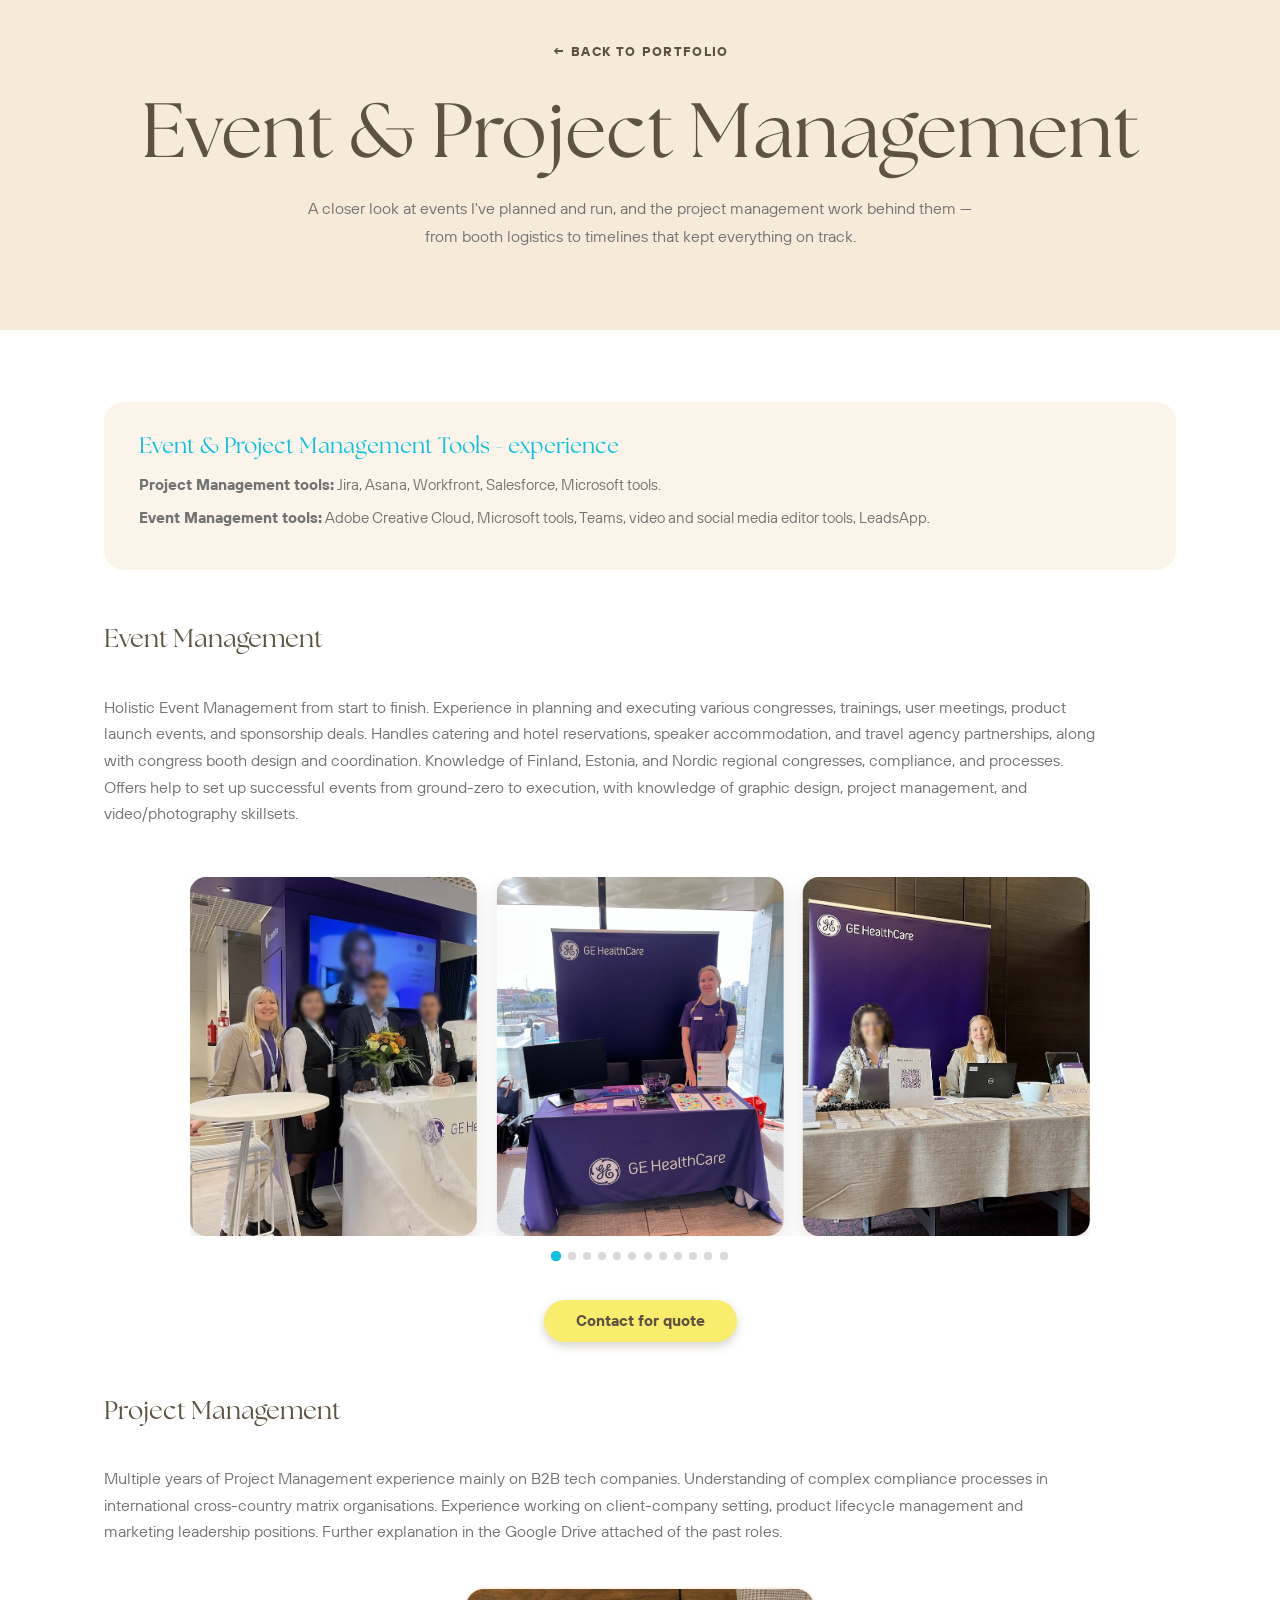
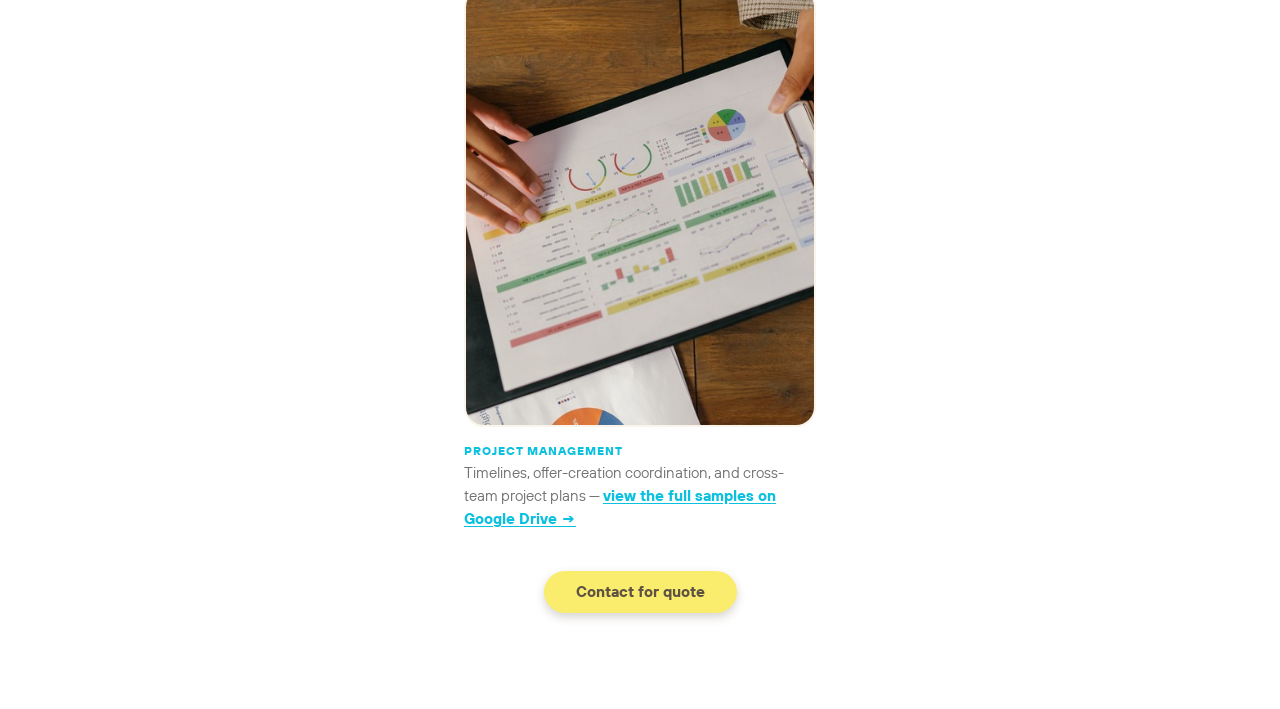
<file: event-management.html>
<!DOCTYPE html>
<html lang="en">
<head>
  <meta charset="UTF-8" />
  <meta name="viewport" content="width=device-width, initial-scale=1.0" />
  <title>Event &amp; Project Management — Katariina Kokkonen</title>
  <meta name="description" content="Event management and project management samples by Katariina Kokkonen." />
  <link rel="icon" type="image/svg+xml" href="assets/img/favicon.svg" />

  <style>
    /* ── Fonts (same as the main site) ── */
    @font-face {
      font-family: 'KK Display';
      src: url('assets/fonts/display-400.woff') format('woff');
      font-weight: 400; font-style: normal; font-display: swap;
    }
    @font-face {
      font-family: 'KK Display';
      src: url('assets/fonts/display-700.woff') format('woff');
      font-weight: 700; font-style: normal; font-display: swap;
    }
    @font-face {
      font-family: 'KK Sans';
      src: url('assets/fonts/sans-400.woff') format('woff');
      font-weight: 400; font-style: normal; font-display: swap;
    }
    @font-face {
      font-family: 'KK Sans';
      src: url('assets/fonts/sans-700.woff') format('woff');
      font-weight: 700; font-style: normal; font-display: swap;
    }

    *, *::before, *::after { box-sizing: border-box; margin: 0; padding: 0; }

    :root {
      --sand:      #F6EAD9;
      --sand-tint: #FBF4EA;
      --cyan:      #0CC0DF;
      --yellow:    #FAEC6C;
      --taupe:     #5E5343;
      --gray:      #737373;
      --muted:     #868686;
      --white:     #FFFFFF;
      --ink:       #2B2B2B;
    }
    html { scroll-behavior: smooth; }
    body { background: var(--white); color: var(--gray); font-family: 'KK Sans', 'Segoe UI', Helvetica, Arial, sans-serif; font-weight: 400; }
    img { max-width: 100%; }

    .pill { display: inline-block; border: none; cursor: pointer; text-decoration: none; text-align: center;
      font-family: 'KK Sans', sans-serif; font-size: 0.95rem; padding: 0.72rem 2rem; border-radius: 999px;
      box-shadow: 0 4px 10px rgba(94,83,67,0.25); transition: transform 0.15s, box-shadow 0.15s; }
    .pill:hover { transform: translateY(2px); box-shadow: 0 2px 6px rgba(94,83,67,0.22); }
    .pill-yellow { background: var(--yellow); color: var(--taupe); font-weight: 700; }

    /* ── HEADER — sandy, like the Services section on the main page ── */
    header { background: var(--sand); padding: 2.5rem 4rem 5rem; text-align: center; }
    .back-link { display: inline-flex; align-items: center; gap: 0.4rem; color: var(--taupe); text-decoration: none;
      font-size: 0.82rem; font-weight: 700; letter-spacing: 0.1em; text-transform: uppercase; }
    .back-link:hover { color: var(--cyan); text-decoration: underline; }
    .page-title { font-family: 'KK Display', Georgia, serif; font-weight: 400; font-size: clamp(2.8rem, 6vw, 5rem);
      color: var(--taupe); margin: 2rem 0 1rem; }
    .page-intro { max-width: 42rem; margin: 0 auto; color: var(--gray); font-size: 1.02rem; line-height: 1.7; }

    /* ── GALLERY ── */
    main { padding: 4.5rem 4rem 6rem; max-width: 1200px; margin: 0 auto; }
    .content-grid { display: grid; grid-template-columns: repeat(3, 1fr); gap: 2rem; }
    .content-section-heading { grid-column: 1 / -1; font-family: 'KK Display', Georgia, serif; font-weight: 400;
      font-size: 1.6rem; color: var(--taupe); margin: 0 0 -0.5rem; }
    .content-section-heading:not(:first-child) { margin-top: 1.5rem; }
    .content-section-desc { grid-column: 1 / -1; color: var(--gray); font-size: 0.98rem; line-height: 1.7; max-width: 62rem; margin: 0.9rem 0 0.6rem; }
    .content-card { display: flex; flex-direction: column; }
    .content-media { aspect-ratio: 4 / 5; border-radius: 20px; border: 2px dashed #D8D8D8; background: var(--sand-tint);
      display: flex; align-items: center; justify-content: center; overflow: hidden; }
    .content-media img, .content-media video { width: 100%; height: 100%; object-fit: cover; display: block; overflow-clip-margin: unset; }
    .content-media-label { color: var(--muted); font-size: 0.85rem; text-align: center; padding: 1.5rem; }
    .content-platform { font-size: 0.72rem; font-weight: 700; letter-spacing: 0.08em; text-transform: uppercase; color: var(--cyan); margin: 1rem 0 0.3rem; }
    .content-caption { font-size: 0.92rem; line-height: 1.55; color: var(--gray); }
    .content-caption .caption-link { color: var(--cyan); font-weight: 700; text-decoration: underline; text-underline-offset: 2px; }
    .content-card-link:hover .content-caption .caption-link { color: var(--taupe); }
    .content-card-link { text-decoration: none; transition: transform 0.15s; }
    .content-card-link:hover { transform: translateY(-3px); }
    .content-card-link .content-media { border-style: solid; border-color: var(--sand-tint); }
    .content-card-link:hover .content-media { border-color: var(--cyan); }

    /* ── Event Management photo carousel: 3 frames side by side, slides left → right, pauses on hover ── */
    .carousel { grid-column: 1 / -1; width: 100%; max-width: 900px; margin: 0.5rem auto 0;
      --cw-gap: 1.2rem; --cw-visible: 3; }
    .carousel-viewport { overflow: hidden; }
    .carousel-track { display: flex; gap: var(--cw-gap); transition: transform 0.9s cubic-bezier(0.65,0,0.35,1); }
    .carousel-frame { flex: 0 0 calc((100% - (var(--cw-visible) - 1) * var(--cw-gap)) / var(--cw-visible));
      aspect-ratio: 4 / 5; border-radius: 16px; overflow: hidden; box-shadow: 0 8px 18px rgba(94,83,67,0.15); }
    .carousel-frame img { width: 100%; height: 100%; object-fit: cover; display: block; overflow-clip-margin: unset; }
    .carousel-placeholder { display: flex; align-items: center; justify-content: center; background: var(--sand-tint); border: 2px dashed #D8D8D8; box-sizing: border-box; }
    .carousel-dots { display: flex; justify-content: center; gap: 0.45rem; margin-top: 1rem; }
    .carousel-dot { width: 8px; height: 8px; border-radius: 50%; border: none; padding: 0; cursor: pointer;
      background: #D8D8D8; transition: background 0.2s, transform 0.2s; }
    .carousel-dot.active { background: var(--cyan); transform: scale(1.3); }

    .howto { background: var(--sand-tint); border-radius: 20px; padding: 2rem 2.2rem; margin-bottom: 3.5rem; }
    .howto h2 { font-family: 'KK Display', Georgia, serif; font-weight: 400; font-size: 1.4rem; color: var(--cyan); margin-bottom: 0.8rem; }
    .howto p { font-size: 0.92rem; line-height: 1.7; color: var(--gray); margin-bottom: 0.5rem; }
    .howto code { background: rgba(0,0,0,0.06); padding: 0.1rem 0.4rem; border-radius: 4px; font-size: 0.85em; }

    @media (max-width: 900px) {
      header { padding: 2rem 1.5rem 3.5rem; }
      main { padding: 3rem 1.5rem 4rem; }
      .content-grid { grid-template-columns: repeat(2, 1fr); gap: 1.5rem; }
      .carousel { --cw-visible: 2; max-width: 620px; }
    }
    @media (max-width: 560px) {
      .content-grid { grid-template-columns: 1fr; max-width: 360px; margin: 0 auto; }
      .carousel { --cw-visible: 1; max-width: 360px; }
    }
  </style>
</head>
<body>

<header>
  <a class="back-link" href="index.html">← Back to Portfolio</a>
  <h1 class="page-title">Event &amp; Project Management</h1>
  <p class="page-intro">A closer look at events I've planned and run, and the project management work behind them — from booth logistics to timelines that kept everything on track.</p>
</header>

<main>
  <!--
    HOW TO ADD CONTENT
    Duplicate one <div class="content-card">…</div> block below for each new piece.
    1. Inside .content-media, replace the placeholder <p class="content-media-label"> with
       an <img src="assets/img/your-file.jpg" alt="..."> or <video src="assets/video/your-file.mp4" autoplay loop muted playsinline></video>
    2. Set .content-platform to the event or context.
    3. Set .content-caption to a short description of the piece.
  -->
  <div class="howto">
    <h2>Event &amp; Project Management Tools - experience</h2>
    <p><strong>Project Management tools:</strong> Jira, Asana, Workfront, Salesforce, Microsoft tools.</p>
    <p><strong>Event Management tools:</strong> Adobe Creative Cloud, Microsoft tools, Teams, video and social media editor tools, LeadsApp.</p>
  </div>

  <div class="content-grid">
    <h2 class="content-section-heading">Event Management</h2>
    <p class="content-section-desc">Holistic Event Management from start to finish. Experience in planning and executing various congresses, trainings, user meetings, product launch events, and sponsorship deals. Handles catering and hotel reservations, speaker accommodation, and travel agency partnerships, along with congress booth design and coordination. Knowledge of Finland, Estonia, and Nordic regional congresses, compliance, and processes. Offers help to set up successful events from ground-zero to execution, with knowledge of graphic design, project management, and video/photography skillsets.</p>
    <!--
      To add a photo, replace one carousel-placeholder frame's <p> with an
      <img src="assets/img/your-file.jpg" alt="..."> — or copy a whole
      .carousel-frame block and paste it into the track for a new frame.
    -->
    <div class="carousel" role="region" aria-label="Event management photo carousel">
      <div class="carousel-viewport">
        <div class="carousel-track">
          <div class="carousel-frame">
            <img src="assets/images/sadeturvapaivat%20Large.jpeg" alt="Sadeturvapäivät event" style="object-position: left center;" />
          </div>
          <div class="carousel-frame">
            <img src="assets/images/kata%20on%20booth.jpg" alt="Katariina at an event booth" />
          </div>
          <div class="carousel-frame">
            <img src="assets/images/blurred%20face%201%20Large.jpeg" alt="Event attendees, faces blurred for privacy" />
          </div>
          <div class="carousel-frame">
            <img src="assets/images/carestation%20product%20launch%20Large.jpeg" alt="Carestation product launch event" />
          </div>
          <div class="carousel-frame">
            <img src="assets/images/materials%20Large.jpeg" alt="Event materials" />
          </div>
          <div class="carousel-frame">
            <img src="assets/images/user%20meeting%202024.jpg" alt="User meeting, 2024" />
          </div>
          <div class="carousel-frame">
            <img src="assets/images/dinner%20Large.jpeg" alt="Event dinner" />
          </div>
          <div class="carousel-frame">
            <img src="assets/images/elainlaakaripaivat.jpeg" alt="Eläinlääkäripäivät event" />
          </div>
          <div class="carousel-frame">
            <img src="assets/images/CT%20use%20meeting.jpeg" alt="CT user meeting" />
          </div>
          <div class="carousel-frame">
            <img src="assets/images/carestation%20launch.jpeg" alt="Carestation launch event" />
          </div>
          <div class="carousel-frame">
            <img src="assets/images/ice%20cream.jpeg" alt="Giving out ice cream at an event" />
          </div>
          <div class="carousel-frame">
            <img src="assets/images/NNFM%202026%20Large.jpeg" alt="NNFM 2026 event" />
          </div>
        </div>
      </div>
      <div class="carousel-dots">
        <button class="carousel-dot active" type="button" aria-label="Show frame 1"></button>
        <button class="carousel-dot" type="button" aria-label="Show frame 2"></button>
        <button class="carousel-dot" type="button" aria-label="Show frame 3"></button>
        <button class="carousel-dot" type="button" aria-label="Show frame 4"></button>
        <button class="carousel-dot" type="button" aria-label="Show frame 5"></button>
        <button class="carousel-dot" type="button" aria-label="Show frame 6"></button>
        <button class="carousel-dot" type="button" aria-label="Show frame 7"></button>
        <button class="carousel-dot" type="button" aria-label="Show frame 8"></button>
        <button class="carousel-dot" type="button" aria-label="Show frame 9"></button>
        <button class="carousel-dot" type="button" aria-label="Show frame 10"></button>
        <button class="carousel-dot" type="button" aria-label="Show frame 11"></button>
        <button class="carousel-dot" type="button" aria-label="Show frame 12"></button>
      </div>
    </div>
    <a class="pill pill-yellow" href="index.html#contact" style="grid-column: 1 / -1; justify-self: center; margin-top: 0.5rem;">Contact for quote</a>

    <h2 class="content-section-heading">Project Management</h2>
    <p class="content-section-desc">Multiple years of Project Management experience mainly on B2B tech companies. Understanding of complex compliance processes in international cross-country matrix organisations. Experience working on client-company setting, product lifecycle management and marketing leadership positions. Further explanation in the Google Drive attached of the past roles.</p>
    <a class="content-card content-card-link" href="https://drive.google.com/file/d/1qMhz7Inp61fIfkfR4D12gCliD6N46cmx/view?usp=sharing" target="_blank" rel="noopener" style="grid-column: 1 / -1; justify-self: center; width: 100%; max-width: 22rem;">
      <div class="content-media">
        <img src="assets/img/service-project-management.jpg" alt="Project plan and timeline on a clipboard" />
      </div>
      <p class="content-platform">Project Management</p>
      <p class="content-caption">Timelines, offer-creation coordination, and cross-team project plans — <span class="caption-link">view the full samples on Google Drive →</span></p>
    </a>
    <a class="pill pill-yellow" href="index.html#contact" style="grid-column: 1 / -1; justify-self: center; margin-top: 0.5rem;">Contact for quote</a>
  </div>
</main>

<script>
/* ── Event management photo carousel: 3 frames slide together, left → right, pauses on hover ── */
(function () {
  const carousel = document.querySelector('.carousel');
  if (!carousel) return;
  const track = carousel.querySelector('.carousel-track');
  const dots = carousel.querySelectorAll('.carousel-dot');
  const real = Array.from(track.children);
  const count = real.length;
  const clones = 3; // covers the most frames ever shown at once (desktop --cw-visible: 3)

  // clone the last/first few frames onto each end so stepping backward past frame 1
  // can snap invisibly to the equivalent real frame instead of panning across the whole track
  const firstReal = real[0];
  real.slice(count - clones).forEach((el) => {
    const clone = el.cloneNode(true);
    clone.setAttribute('aria-hidden', 'true');
    track.insertBefore(clone, firstReal);
  });
  real.slice(0, clones).forEach((el) => {
    const clone = el.cloneNode(true);
    clone.setAttribute('aria-hidden', 'true');
    track.appendChild(clone);
  });

  let pos = clones; // points at real[0]; positions below 0 don't exist
  let timer;

  function setTransform(withTransition) {
    track.style.transition = withTransition ? '' : 'none';
    track.style.transform = 'translateX(calc(' + (-pos) + ' * (100% + var(--cw-gap)) / var(--cw-visible)))';
  }

  function setDots() {
    const realIndex = ((pos - clones) % count + count) % count;
    dots.forEach((dot, n) => dot.classList.toggle('active', n === realIndex));
  }

  function goTo(newPos) {
    pos = newPos;
    setTransform(true);
    setDots();
  }

  function prevStep() {
    if (pos === 0) {
      // silently snap to the real frame that this clone visually matches, then animate on from there
      pos = count;
      setTransform(false);
      void track.offsetWidth; // flush so the snap commits before the next animated change
    }
    goTo(pos - 1);
  }

  function stop() { clearInterval(timer); }
  function start() {
    stop();
    if (window.matchMedia('(prefers-reduced-motion: reduce)').matches) return;
    timer = setInterval(prevStep, 4000);
  }

  dots.forEach((dot, n) => dot.addEventListener('click', () => { goTo(clones + n); start(); }));
  carousel.addEventListener('mouseenter', stop);
  carousel.addEventListener('mouseleave', start);

  setTransform(false);
  setDots();
  start();
})();
</script>

</body>
</html>
</file>
